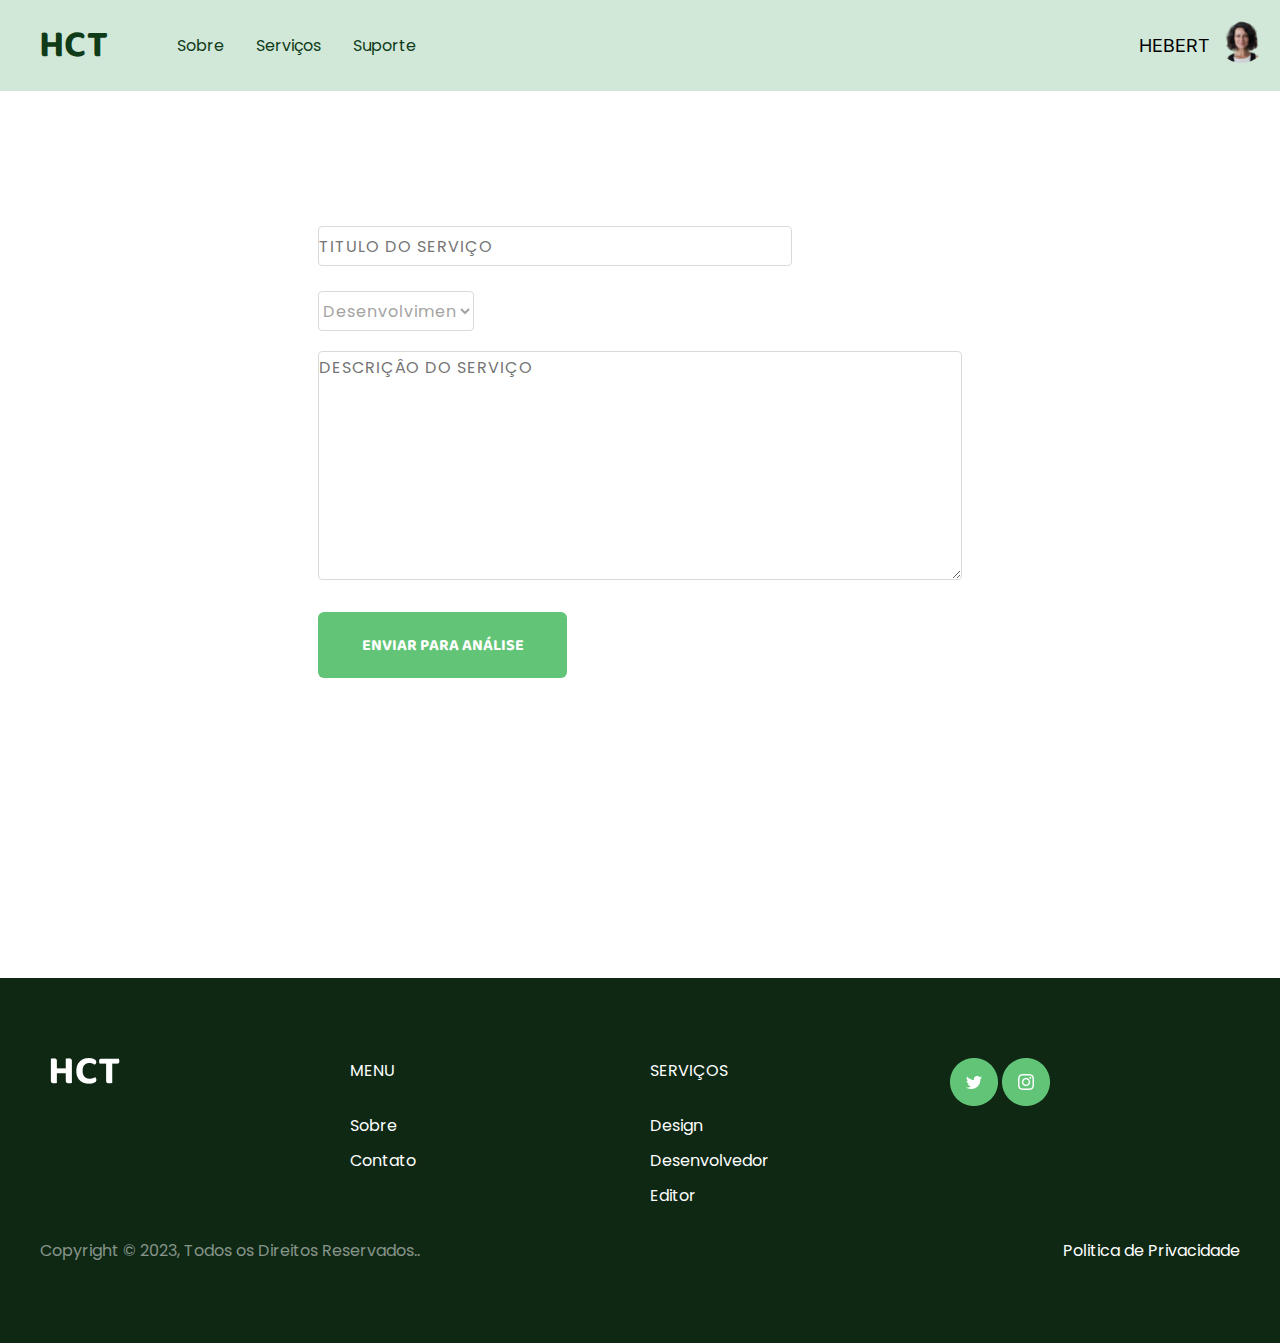
<file: Aplicação de Registro/index.html>
<!DOCTYPE html>
<html lang="pt-br">
<head>
    <meta charset="UTF-8">
    <meta name="viewport" content="width=device-width, initial-scale=1.0">
    <link rel="stylesheet" href="style.css">
    <link rel="preconnect" href="https://fonts.googleapis.com">
    <link rel="preconnect" href="https://fonts.gstatic.com" crossorigin>
    <script src="script.js" defer></script>
    <link rel="preconnect" href="https://fonts.googleapis.com">
    <link href="https://fonts.googleapis.com/css2?family=Inter&display=swap" rel="stylesheet">
    <link href="https://fonts.googleapis.com/css2?family=Baloo+2:wght@400;700&family=Poppins:wght@400;700&display=swap" rel="stylesheet">
    <title>Ajude ONGs e Ganhe Experiencia</title>
</head>
<body>
    <header>
        <div class="navbar">
    
          <div class="navbar-pc-links">
            <a class="logo" href="#">HCT</a>
            
            <div class="versao-pc-links">
              <a href="#" class="versao-pc">Sobre</a>
              <a href="#" class="versao-pc">Serviços</a>
              <a href="#" class="versao-pc">Suporte</a>
            </div>
            <div class="namebar">
              <a href="#">HEBERT</a>
              <img src="/Aplicação de Registro/imgs/31d6d03f9da8db5c2c748732f6f807eb.png" alt="Imagem de Perfil">
            </div>
          </div> 
          <div class="dropdown">
            <a href="javascript:void(0);" class="icon" onclick="myFunction()">&#9776;</a>
            <div class="dropdown-content" id="myDropdown">
              <a href="#">Sobre</a>
              <a href="#">Serviços</a>
              <a href="#">Suporte</a>
            </div>
          </div>
        </div>     
    </header>
<div id="container">  
  <form action="processar_formulario.php" method="post">
  <input type="text" placeholder="TITULO DO SERVIÇO" id="titulo" name="titulo" required><br><br>
  <select id="tipo">
    <option value="Desenvolvedor" >Desenvolvimento Web</option>
    <option value="Editor de video e Imagem" >Edição de Imagem e Video</option>
    <option value="Design" >Designer</option>
  </select>
  <textarea placeholder="DESCRIÇÂO DO SERVIÇO" id="descricao" name="descricao" required></textarea><br><br>
  <input id="botao" type="submit" value="Enviar para Análise"></form>
</div>

    <footer>

        <div class="footer-wrapper" >
          <div class="part">
              <img src="imgs/logo.png" alt="Logo">
          </div>
          <div class="part">
              <ul>
                  <li><a href="#">MENU</a></li>
                  <li><a href="#">Sobre</a></li>
                  <li><a href="#">Contato</a></li>
              </ul>
          </div>
          <div class="part">
              <ul>
                  <li><a href="#">SERVIÇOS</a></li>
                  <li><a href="#">Design</a></li>
                  <li><a href="#">Desenvolvedor</a></li>
                  <li><a href="#">Editor</a></li>
              </ul>
          </div>
          <div class="part">
              <img src="imgs/socials/twitter1.png" alt="Twitter">
              <img src="imgs/socials/instagram1.png" alt="Instagram">
          </div>
        </div>
    
        <div class="down-details">
          <p>Copyright © 2023, Todos os Direitos Reservados..</p>
          <a href="#"> Politica de Privacidade</a>
        </div>
    
    
      </footer>
    
</body>
</html>
</file>
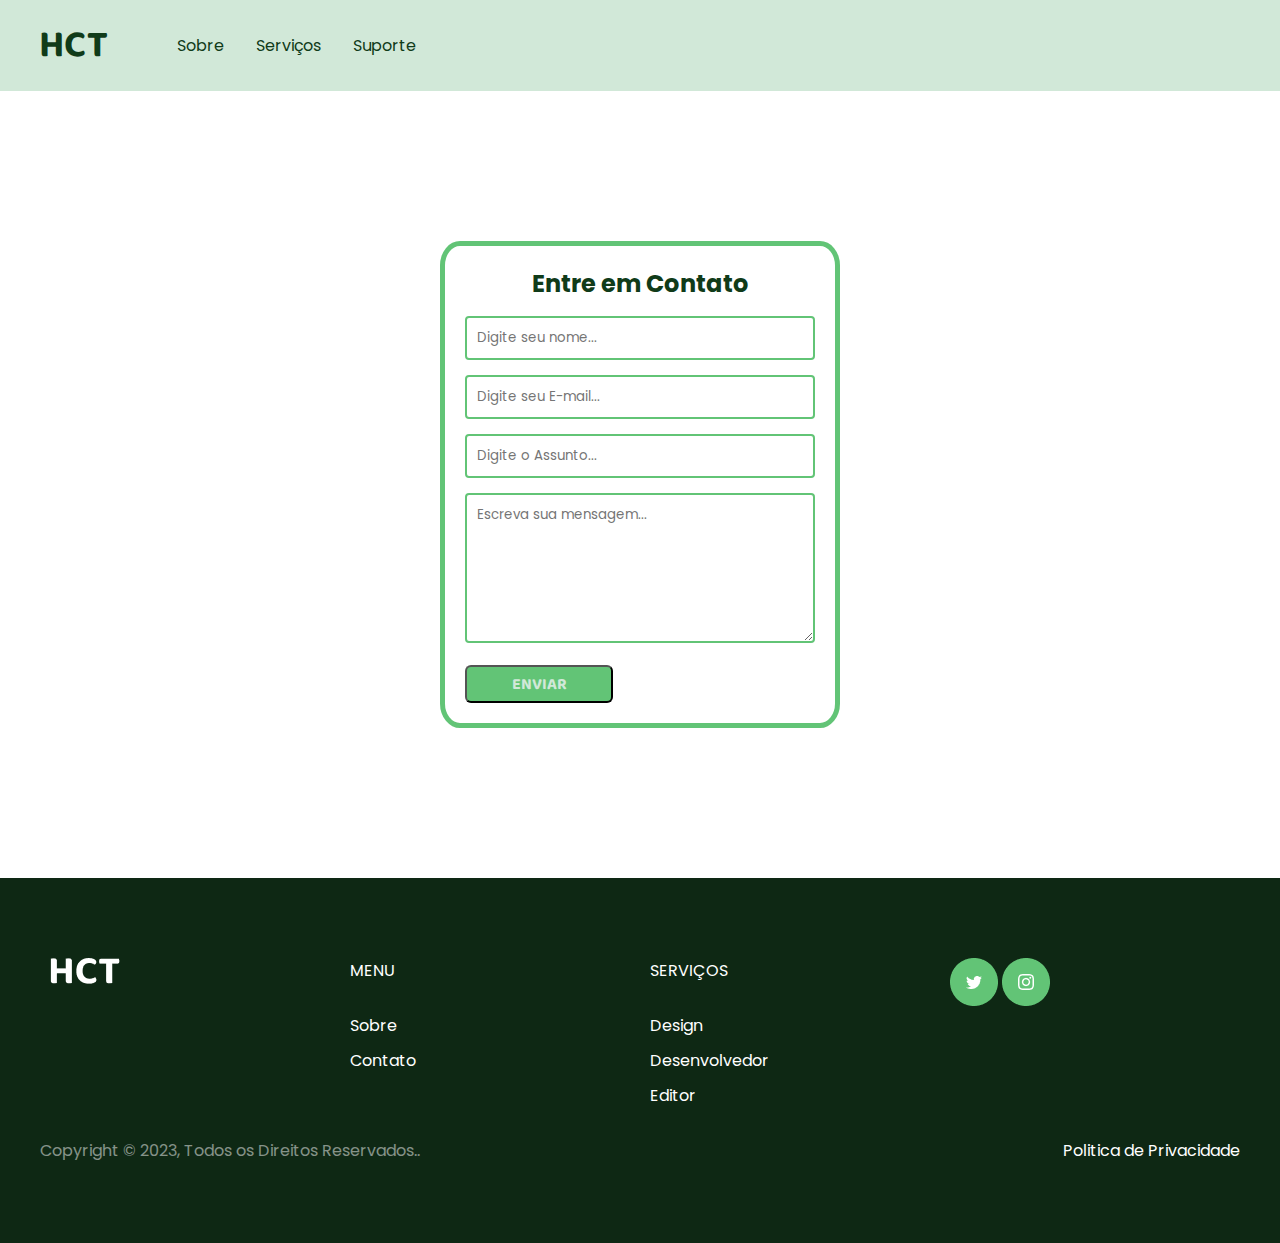
<file: Contato/index.html>
<!DOCTYPE html>
<html lang="pt-br">
<head>
    <meta charset="UTF-8">
    <meta name="viewport" content="width=device-width, initial-scale=1.0">
    <link rel="stylesheet" href="style.css">
    <link rel="preconnect" href="https://fonts.googleapis.com">
    <link rel="preconnect" href="https://fonts.gstatic.com" crossorigin>
    <script src="script.js" defer></script>
    <link href="https://fonts.googleapis.com/css2?family=Commissioner:wght@700&display=swap" rel="stylesheet">
    <link href="https://fonts.googleapis.com/css2?family=Baloo+2:wght@400;700&family=Poppins:wght@400;700&display=swap" rel="stylesheet">
    <title>Ajude ONGs e Ganhe Experiencia</title>
</head>
<body>
    <header>
        <div class="navbar">
    
          <div class="navbar-pc-links">
            <a class="logo" href="#">HCT</a>
            
            <div class="versao-pc-links">
              <a href="#" class="versao-pc">Sobre</a>
              <a href="#" class="versao-pc">Serviços</a>
              <a href="#" class="versao-pc">Suporte</a>
            </div>
          </div> 
          <div class="dropdown">
            <a href="javascript:void(0);" class="icon" onclick="myFunction()">&#9776;</a>
            <div class="dropdown-content" id="myDropdown">
              <a href="#">Sobre</a>
              <a href="#">Serviços</a>
              <a href="#">Suporte</a>
            </div>
          </div>
        </div>     
    </header>
    <div class="formulariodecontato">
      <h2>Entre em Contato</h2>
      <form action="" target="_blank" method="post">
          <input type="text" id="nome" name="nome" placeholder="Digite seu nome..." required>
  
          <input type="email" id="email" name="email" placeholder="Digite seu E-mail..." required>
          
          <input type="text" id="assunto" name="assunto" placeholder="Digite o Assunto...">
          
          <textarea id="mensagem" name="mensagem" rows="4" placeholder="Escreva sua mensagem..." required></textarea>
          
          <input type="submit" value="Enviar">
      </form>
      </div>
    <footer>

        <div class="footer-wrapper" >
          <div class="part">
              <img src="imgs/logo.png" alt="Logo">
          </div>
          <div class="part">
              <ul>
                  <li><a href="#">MENU</a></li>
                  <li><a href="#">Sobre</a></li>
                  <li><a href="#">Contato</a></li>
              </ul>
          </div>
          <div class="part">
              <ul>
                  <li><a href="#">SERVIÇOS</a></li>
                  <li><a href="#">Design</a></li>
                  <li><a href="#">Desenvolvedor</a></li>
                  <li><a href="#">Editor</a></li>
              </ul>
          </div>
          <div class="part">
              <img src="imgs/socials/twitter1.png" alt="Twitter">
              <img src="imgs/socials/instagram1.png" alt="Instagram">
          </div>
        </div>
    
        <div class="down-details">
          <p>Copyright © 2023, Todos os Direitos Reservados..</p>
          <a href="#"> Politica de Privacidade</a>
        </div>
    
    
      </footer>
    
</body>
</html>
</file>
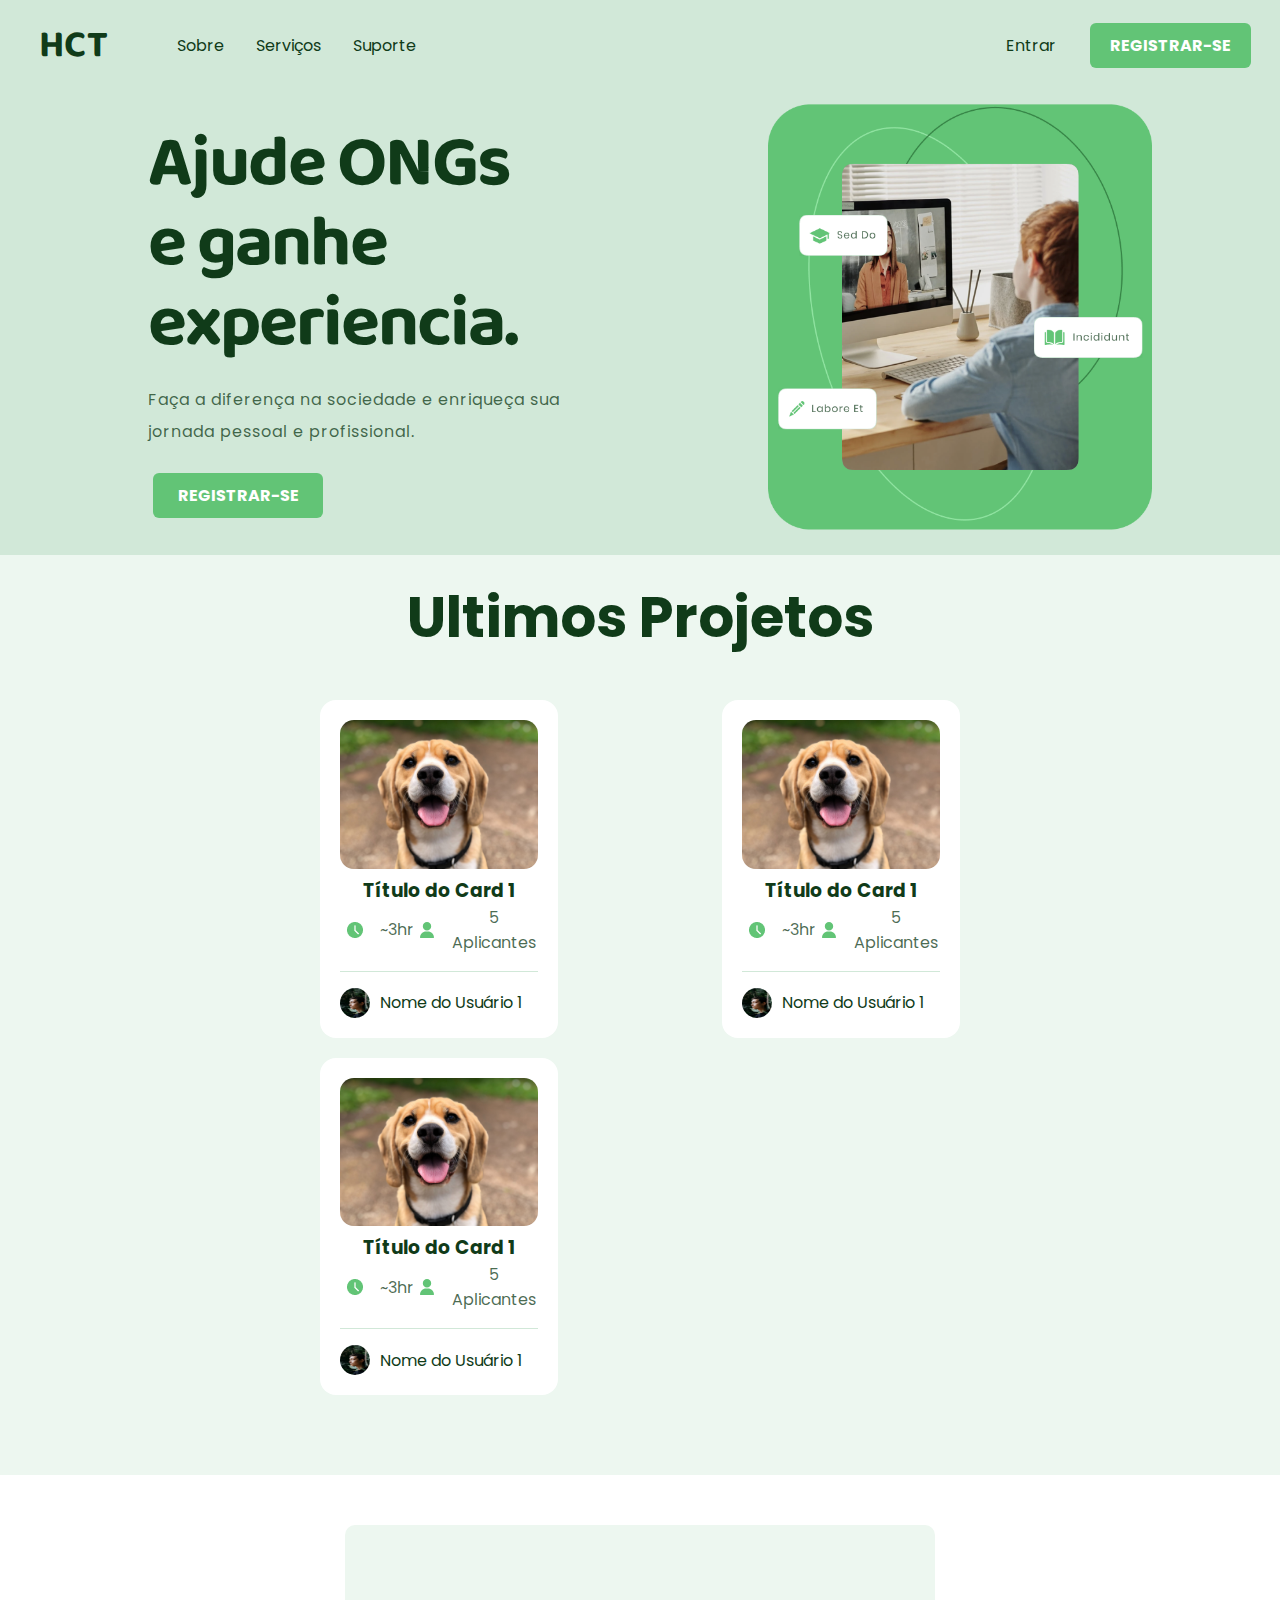
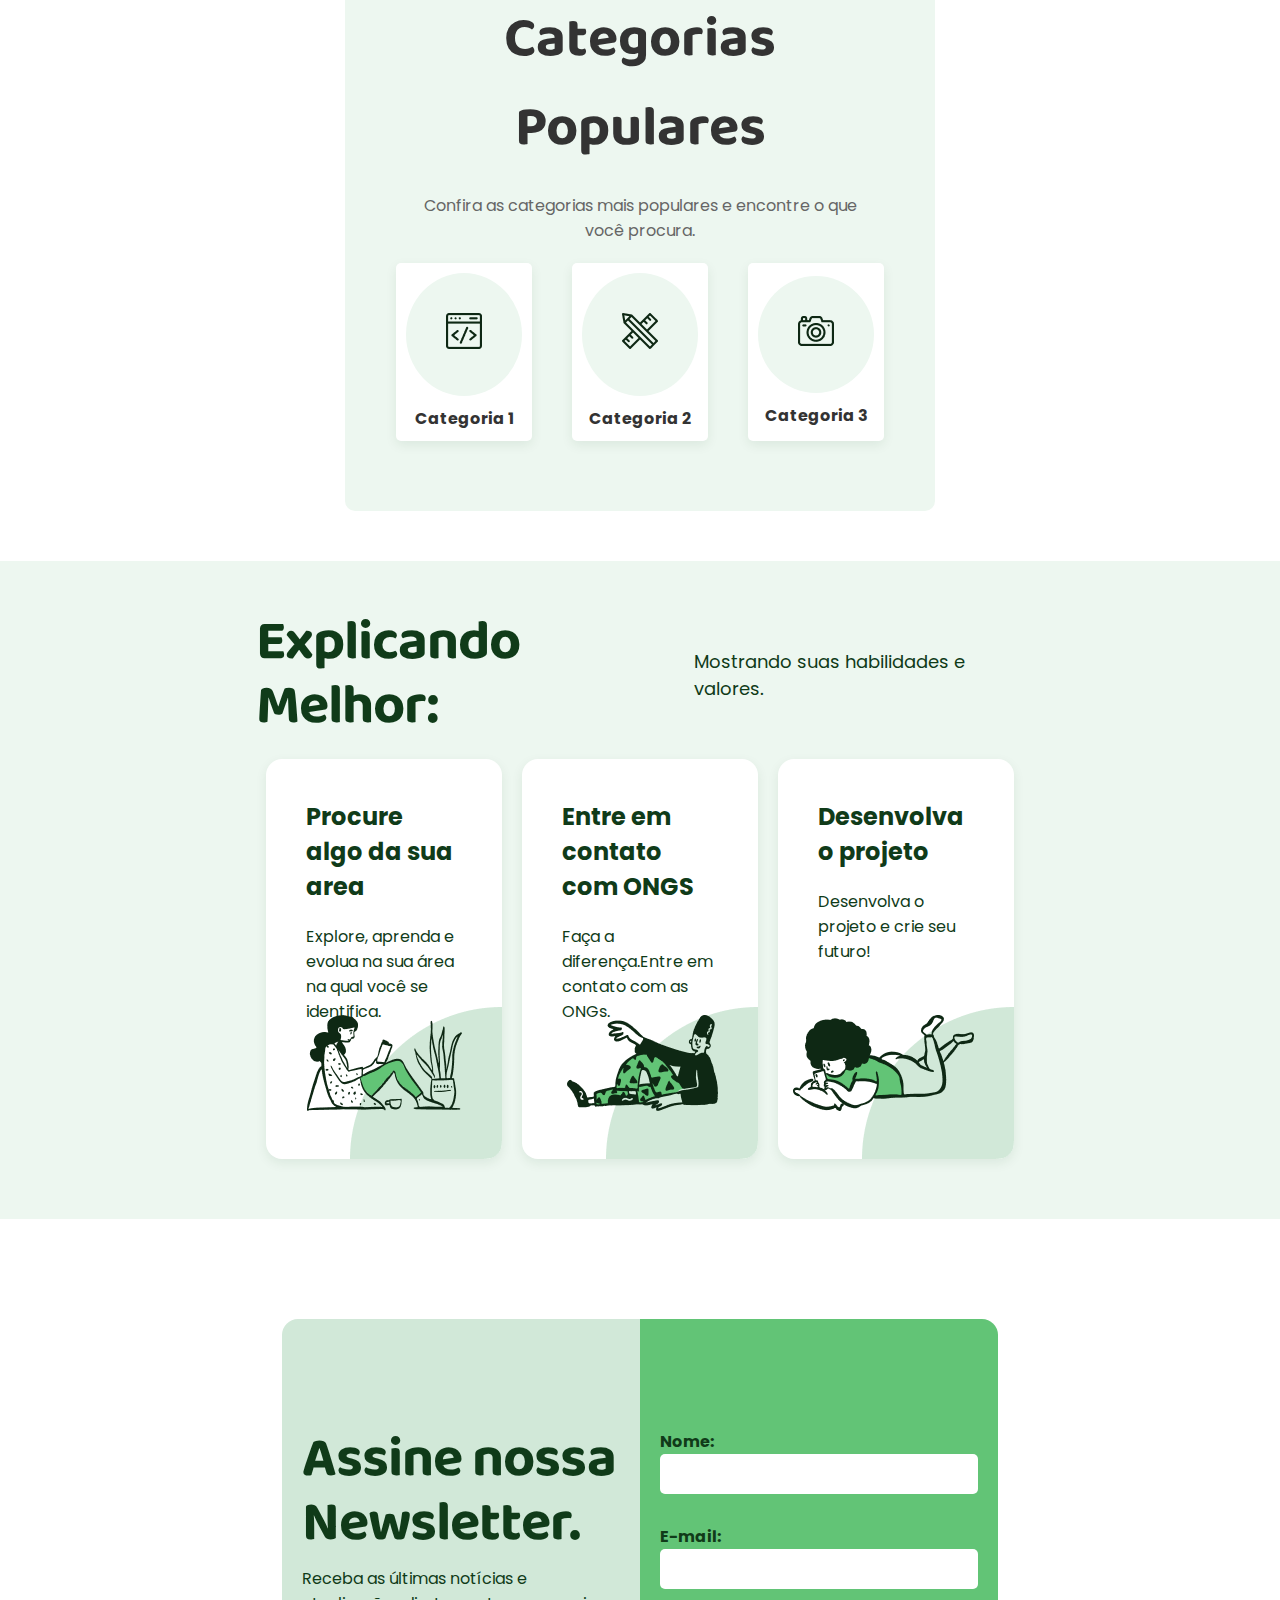
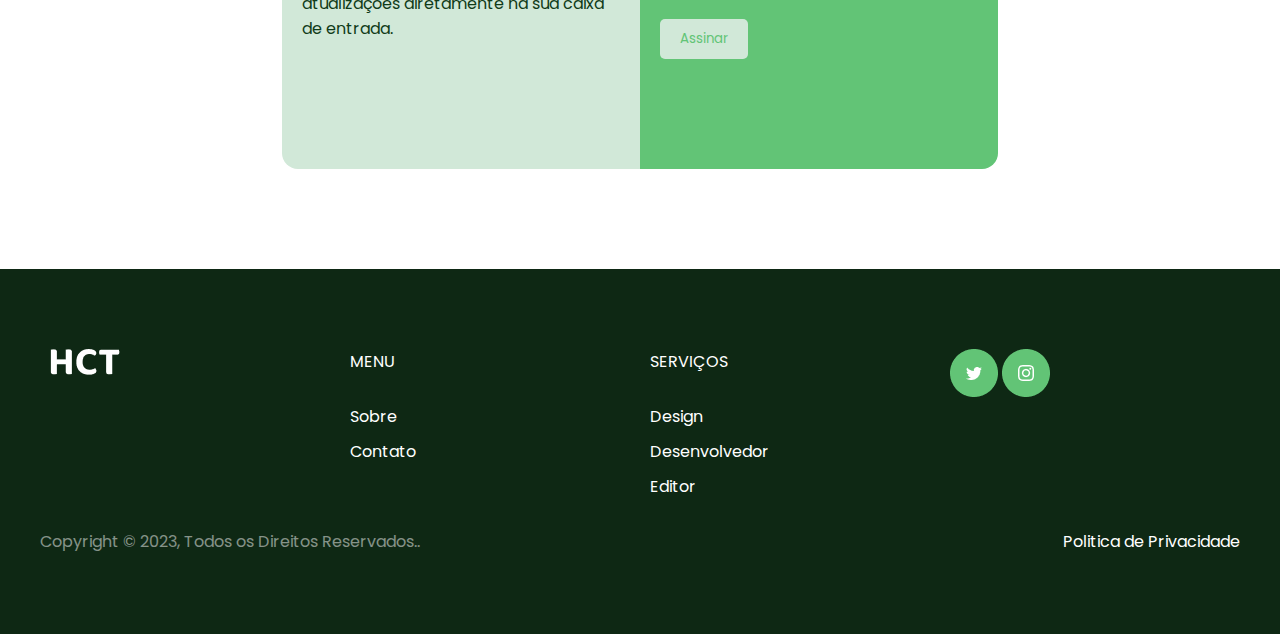
<file: Home Page/index.html>
<!DOCTYPE html>
<html lang="pt-br">
<head>
  <meta charset="UTF-8">
  <meta name="viewport" content="width=device-width, initial-scale=1.0">
  <title>Ajude ONGs e Ganhe Experiencia</title>
  <link rel="stylesheet" href="style.css">
  <link rel="preconnect" href="https://fonts.googleapis.com">
  <link rel="preconnect" href="https://fonts.gstatic.com" crossorigin>
  <link href="https://fonts.googleapis.com/css2?family=Baloo+2:wght@400;700&family=Poppins:wght@400;700&display=swap" rel="stylesheet">  <script src="script.js" defer></script>
</head>
<body>
  
  <header>
    <div class="navbar">

      <div class="navbar-pc-links">
        <a class="logo" href="./index.html">HCT</a>
        
        <div class="versao-pc-links">
          <a href="/Sobre/index.html" class="versao-pc">Sobre</a>
          <a href="/Serviços Disponíveis/index.html" class="versao-pc">Serviços</a>
          <a href="#" class="versao-pc">Suporte</a>
        </div>
      </div>
      <div class="buttons">
        <button>Entrar</button>
        <button>REGISTRAR-SE</button>
      </div>

      <div class="dropdown">
        <a href="javascript:void(0);" class="icon" onclick="myFunction()">&#9776;</a>
        <div class="dropdown-content" id="myDropdown">
          <a href="/Sobre/index.html">Sobre</a>
          <a href="/Serviços Disponíveis/index.html">Serviços</a>
          <a href="#">Suporte</a>
          <a href="/Login/index.html">Entrar</a>
          <a href="/Registro/index.html">Registrar-se</a>
        </div>
      </div>
    </div>

    <div class="header">
      <div class="text-box">
        <h1>Ajude ONGs e ganhe experiencia.</h1>
        <p>Faça a diferença na sociedade e enriqueça sua jornada pessoal e profissional.</p>
        <a href="/Registro/index.html" class="button">REGISTRAR-SE</a>
      </div>
      <div class="image">
        <img src="imgs/header-pic.png" alt="Imagem">
      </div>
    </div>
    
  </header>

  <div class="ultimos-projetos">
    <div class="ultimos-projecto-section">
      <h2>Ultimos Projetos</h2>

      <div class="cards">

        <div class="card">
          <img class="card-image" src="imgs/cachorro.jpg" alt="Imagem 1">
          <h3>Título do Card 1</h3>

          <div class="detalhes">
            <!-- Primeira parte com ícone e texto -->
            <div class="icon-text">
              <div class="icon"><img src="imgs/clock-icon.jpg" alt=""></div> <!-- Substitua "I1" pelo ícone desejado -->
              <div class="text">~3hr</div>
            </div>
            <!-- Segunda parte com ícone e texto -->
            <div class="icon-text">
              <div class="icon"><img src="imgs/user-icon.svg" alt=""></div> <!-- Substitua "I2" pelo ícone desejado -->
              <div class="text">5 Aplicantes</div>
            </div>
          </div>
          <div class="linha-divisoria"></div>
          <div class="user">
            <img class="user-image" src="imgs/user-pic.jpg" alt="Usuário 1">
            <span>Nome do Usuário 1</span>
          </div>
        </div>

        <div class="card">
          <img class="card-image" src="imgs/cachorro.jpg" alt="Imagem 1">
          <h3>Título do Card 1</h3>

          <div class="detalhes">
            <!-- Primeira parte com ícone e texto -->
            <div class="icon-text">
              <div class="icon"><img src="imgs/clock-icon.jpg" alt=""></div> <!-- Substitua "I1" pelo ícone desejado -->
              <div class="text">~3hr</div>
            </div>
            <!-- Segunda parte com ícone e texto -->
            <div class="icon-text">
              <div class="icon"><img src="imgs/user-icon.svg" alt=""></div> <!-- Substitua "I2" pelo ícone desejado -->
              <div class="text">5 Aplicantes</div>
            </div>
          </div>
          <div class="linha-divisoria"></div>
          <div class="user">
            <img class="user-image" src="imgs/user-pic.jpg" alt="Usuário 1">
            <span>Nome do Usuário 1</span>
          </div>
        </div>

        <div class="card">
          <img class="card-image" src="imgs/cachorro.jpg" alt="Imagem 1">
          <h3>Título do Card 1</h3>

          <div class="detalhes">
            <!-- Primeira parte com ícone e texto -->
            <div class="icon-text">
              <div class="icon"><img src="imgs/clock-icon.jpg" alt=""></div> <!-- Substitua "I1" pelo ícone desejado -->
              <div class="text">~3hr</div>
            </div>
            <!-- Segunda parte com ícone e texto -->
            <div class="icon-text">
              <div class="icon"><img src="imgs/user-icon.svg" alt=""></div> <!-- Substitua "I2" pelo ícone desejado -->
              <div class="text">5 Aplicantes</div>
            </div>
          </div>
          <div class="linha-divisoria"></div>
          <div class="user">
            <img class="user-image" src="imgs/user-pic.jpg" alt="Usuário 1">
            <span>Nome do Usuário 1</span>
          </div>
        </div>


      </div>
    </div>
  </div>

  <div class="categorias-populares">
    <div class="categorias-populares-wrapper">
        <h2 class="categorias-titulo">Categorias Populares</h2>
        <p class="categorias-descricao">Confira as categorias mais populares e encontre o que você procura.</p>
        <div class="categorias-cards">
            <div class="categorias-card">
                <div><img src="imgs/categorias-icones/development.png" alt="Categoria 1"></div>
                <h3 class="categorias-card-titulo">Categoria 1</h3>
            </div>
            <div class="categorias-card">
                <div><img src="imgs/categorias-icones/design.png" alt="Categoria 2"></div>
                <h3 class="categorias-card-titulo">Categoria 2</h3>
            </div>
            <div class="categorias-card">
                <div><img src="imgs/categorias-icones/video-editing.png" alt="Categoria 3"></div>
                <h3 class="categorias-card-titulo">Categoria 3</h3>
            </div>
        </div>
    </div>
  </div>

  <div id="explicando-melhor">
    <div class="titulo-descricao">
        <h1 id="explicando-melhor-titulo">Explicando Melhor:</h1>
        <p id="explicando-melhor-descricao">Mostrando suas habilidades e valores.</p>
    </div>

    <div class="explicando-melhor-cards">
        <div class="explicando-melhor-card">
            <h2>Procure algo da sua area </h2>
            <p>Explore, aprenda e evolua na sua área na qual você se identifica.</p>
            <img src="imgs/explicando-melhor-images/image_1.png" class="card-imagem">
          </div>
      
          <div class="explicando-melhor-card">
            <h2>Entre em contato com ONGS</h2>
            <p>Faça a diferença.Entre em contato com as ONGs.</p>
            <img src="imgs/explicando-melhor-images/image_2.png" class="card-imagem">
          </div>
      
          <div class="explicando-melhor-card">
            <h2>Desenvolva o projeto</h2>
            <p>Desenvolva o projeto e crie seu futuro!</p>
            <img src="imgs/explicando-melhor-images/image_3.png" class="card-imagem">
          </div>
    </div>
  </div>

  <div class="newsletter-section">
    <div class="newsletter-head">
      <div class="section-heading">Assine nossa Newsletter.</div>
      <div class="section-description">Receba as últimas notícias e atualizações diretamente na sua caixa de entrada.</div>
    </div>
    <div class="subscription-form">
      <form action="" method="post">
        <div class="form-group">
          <label for="nome">Nome:</label>
          <input type="text" id="nome" name="nome" required>
        </div>
        <div class="form-group">
          <label for="email">E-mail:</label>
          <input type="email" id="email" name="email" required>
        </div>

        <div style="width: 100%; text-align: left;">
          <button type="submit" class="subscribe-button">Assinar</button>
        </div>
      </form>
    </div>
  </div>

  <footer>

    <div class="footer-wrapper" >
      <div class="part">
          <img src="imgs/logo.png" alt="Logo">
      </div>
      <div class="part">
          <ul>
              <li><a href="/Home Page/index.html">MENU</a></li>
              <li><a href="/Sobre/index.html">Sobre</a></li>
              <li><a href="#">Contato</a></li>
          </ul>
      </div>
      <div class="part">
          <ul>
              <li><a href="/Serviços Disponíveis/index.html">SERVIÇOS</a></li>
              <li><a href="#">Design</a></li>
              <li><a href="#">Desenvolvedor</a></li>
              <li><a href="#">Editor</a></li>
          </ul>
      </div>
      <div class="part">
          <img src="imgs/socials/twitter1.png" alt="Twitter">
          <img src="imgs/socials/instagram1.png" alt="Instagram">
      </div>
    </div>

    <div class="down-details">
      <p>Copyright © 2023, Todos os Direitos Reservados..</p>
      <a href="/Politica Privacidade e Termos de Uso/index.html"> Politica de Privacidade</a>
    </div>


  </footer>

</body>
</html>
</file>
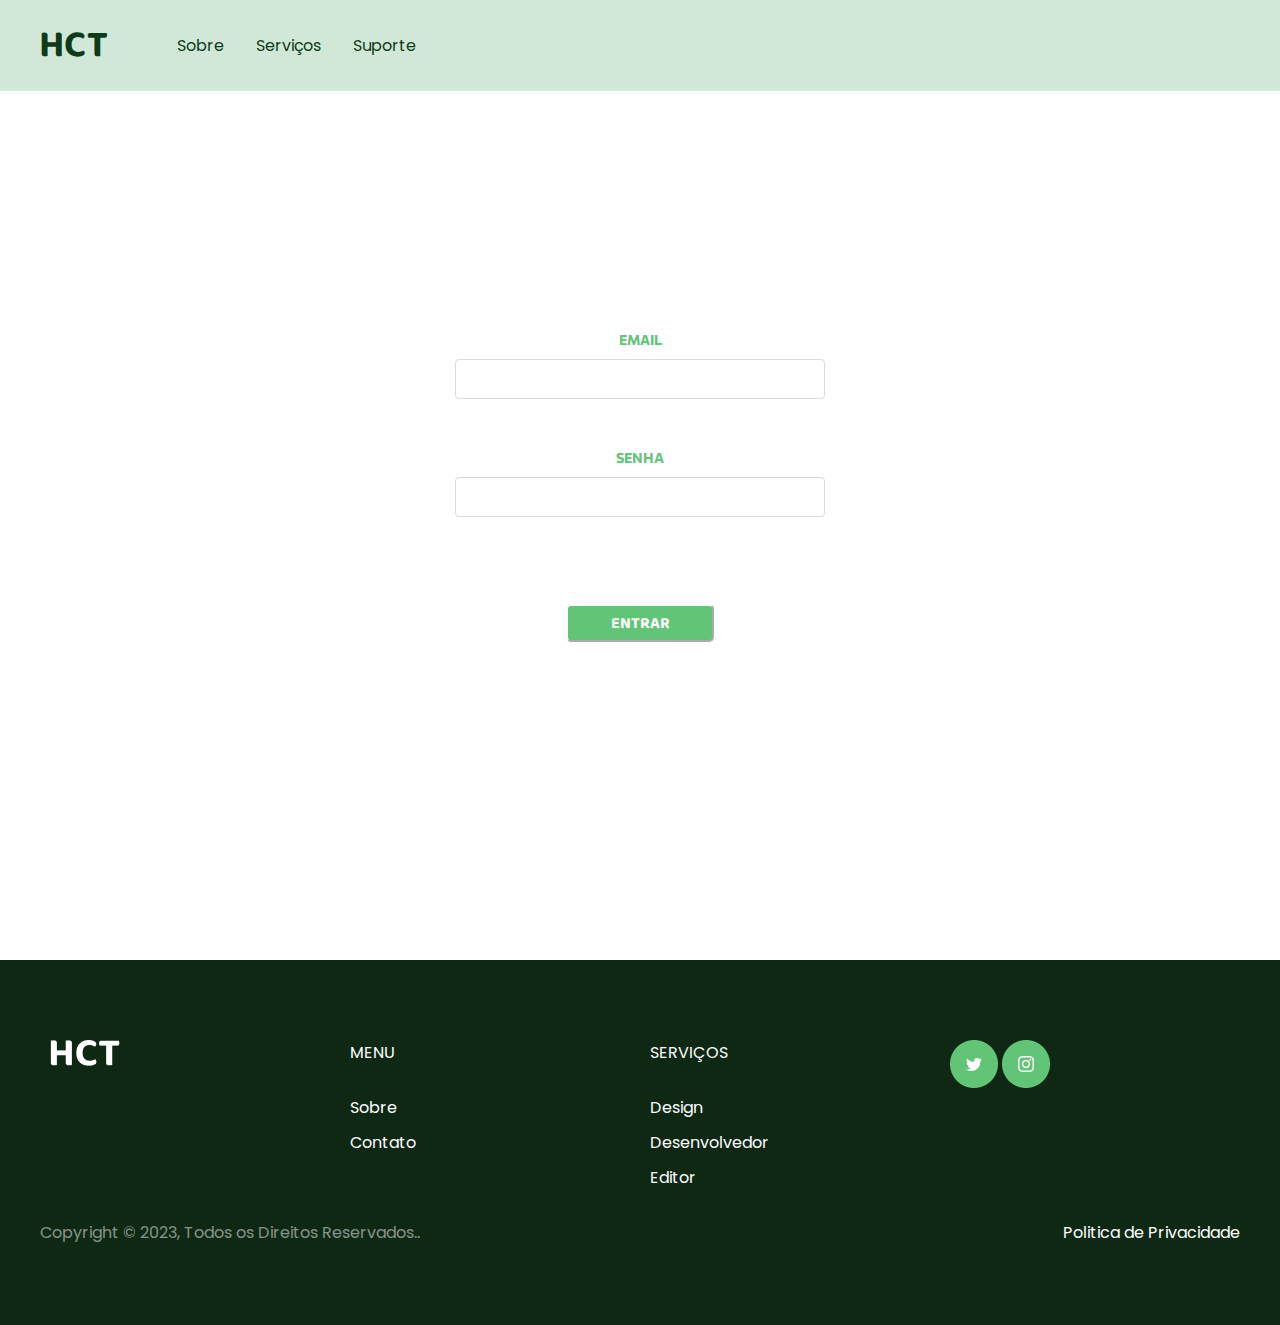
<file: Login/index.html>
<!DOCTYPE html>
<html lang="pt-br">
<head>
    <meta charset="UTF-8">
    <meta name="viewport" content="width=device-width, initial-scale=1.0">
    <link rel="stylesheet" href="style.css">
    <link rel="preconnect" href="https://fonts.googleapis.com">
    <link rel="preconnect" href="https://fonts.gstatic.com" crossorigin>
    <script src="script.js" defer></script>
    <link href="https://fonts.googleapis.com/css2?family=Commissioner:wght@700&display=swap" rel="stylesheet">
    <link href="https://fonts.googleapis.com/css2?family=Baloo+2:wght@400;700&family=Poppins:wght@400;700&display=swap" rel="stylesheet">
    <title>Ajude ONGs e Ganhe Experiencia</title>
</head>
<body>
    <header>
        <div class="navbar">
    
          <div class="navbar-pc-links">
            <a class="logo" href="#">HCT</a>
            
            <div class="versao-pc-links">
              <a href="#" class="versao-pc">Sobre</a>
              <a href="#" class="versao-pc">Serviços</a>
              <a href="#" class="versao-pc">Suporte</a>
            </div>
          </div> 
          <div class="dropdown">
            <a href="javascript:void(0);" class="icon" onclick="myFunction()">&#9776;</a>
            <div class="dropdown-content" id="myDropdown">
              <a href="#">Sobre</a>
              <a href="#">Serviços</a>
              <a href="#">Suporte</a>
            </div>
          </div>
        </div>     
    </header>
    <div>
      <form class="login" action="processar_login.php" method="post">
        <label id="labeltop" for="email">Email</label>
        <input class="caixa" type="email" id="email" name="email" required><br><br>

        <label class="label" for="senha">Senha</label>
        <input class="caixa" type="password" id="senha" name="senha" required><br><br>

        <input id="botao" type="submit" value="Entrar">
      </form>
    </div>
    <footer>

        <div class="footer-wrapper" >
          <div class="part">
              <img src="imgs/logo.png" alt="Logo">
          </div>
          <div class="part">
              <ul>
                  <li><a href="#">MENU</a></li>
                  <li><a href="#">Sobre</a></li>
                  <li><a href="#">Contato</a></li>
              </ul>
          </div>
          <div class="part">
              <ul>
                  <li><a href="#">SERVIÇOS</a></li>
                  <li><a href="#">Design</a></li>
                  <li><a href="#">Desenvolvedor</a></li>
                  <li><a href="#">Editor</a></li>
              </ul>
          </div>
          <div class="part">
              <img src="imgs/socials/twitter1.png" alt="Twitter">
              <img src="imgs/socials/instagram1.png" alt="Instagram">
          </div>
        </div>
    
        <div class="down-details">
          <p>Copyright © 2023, Todos os Direitos Reservados..</p>
          <a href="#"> Politica de Privacidade</a>
        </div>
    
    
      </footer>
    
</body>
</html>
</file>
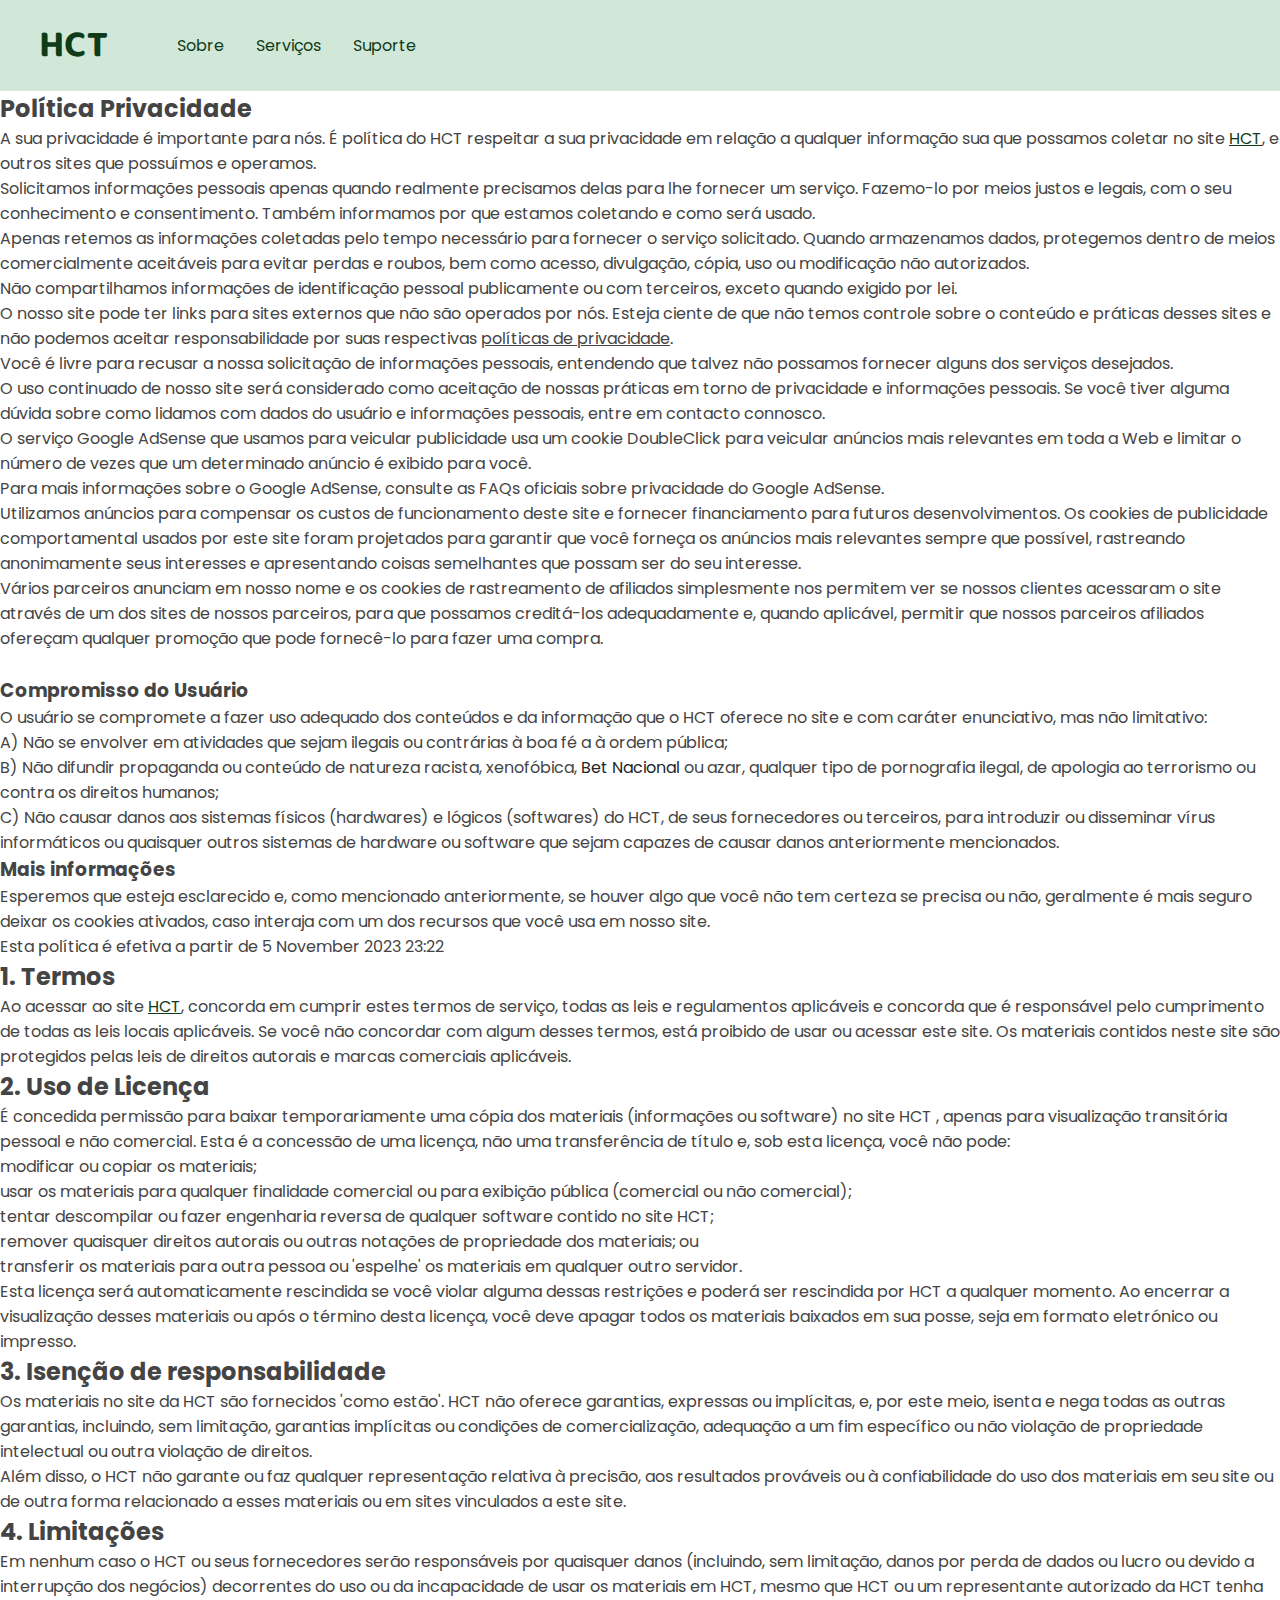
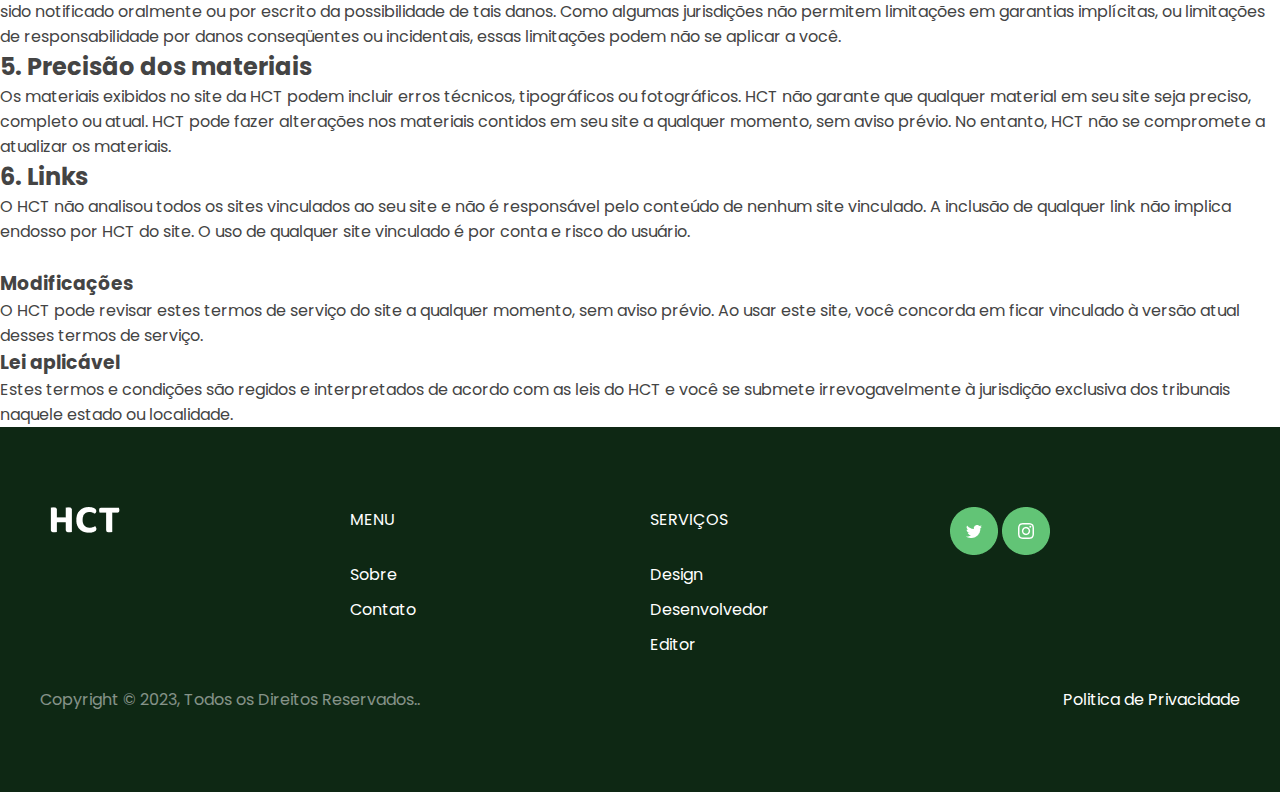
<file: Politica Privacidade e Termos de Uso/index.html>
<!DOCTYPE html>
<html lang="pt-br">
<head>
    <meta charset="UTF-8">
    <meta name="viewport" content="width=device-width, initial-scale=1.0">
    <link rel="stylesheet" href="style.css">
    <link rel="preconnect" href="https://fonts.googleapis.com">
    <link rel="preconnect" href="https://fonts.gstatic.com" crossorigin>
    <script src="script.js" defer></script>
    <link href="https://fonts.googleapis.com/css2?family=Commissioner:wght@700&display=swap" rel="stylesheet">
    <link href="https://fonts.googleapis.com/css2?family=Baloo+2:wght@400;700&family=Poppins:wght@400;700&display=swap" rel="stylesheet">
    <title>Ajude ONGs e Ganhe Experiencia</title>
</head>
<body>
    <header>
        <div class="navbar">
    
          <div class="navbar-pc-links">
            <a class="logo" href="#">HCT</a>
            
            <div class="versao-pc-links">
              <a href="#" class="versao-pc">Sobre</a>
              <a href="#" class="versao-pc">Serviços</a>
              <a href="#" class="versao-pc">Suporte</a>
            </div>
          </div> 
          <div class="dropdown">
            <a href="javascript:void(0);" class="icon" onclick="myFunction()">&#9776;</a>
            <div class="dropdown-content" id="myDropdown">
              <a href="#">Sobre</a>
              <a href="#">Serviços</a>
              <a href="#">Suporte</a>
            </div>
          </div>
        </div>     
    </header>
    <div>
        <h2><span style="color: rgb(68, 68, 68);">Política Privacidade</span></h2><p><span style="color: rgb(68, 68, 68);">A sua privacidade é importante para nós. É política do HCT respeitar a sua privacidade em relação a qualquer informação sua que possamos coletar no site <a href="hct.com.br">HCT</a>, e outros sites que possuímos e operamos.</span></p><p><span style="color: rgb(68, 68, 68);">Solicitamos informações pessoais apenas quando realmente precisamos delas para lhe fornecer um serviço. Fazemo-lo por meios justos e legais, com o seu conhecimento e consentimento. Também informamos por que estamos coletando e como será usado.</span></p><p><span style="color: rgb(68, 68, 68);">Apenas retemos as informações coletadas pelo tempo necessário para fornecer o serviço solicitado. Quando armazenamos dados, protegemos dentro de meios comercialmente aceitáveis ​​para evitar perdas e roubos, bem como acesso, divulgação, cópia, uso ou modificação não autorizados.</span></p><p><span style="color: rgb(68, 68, 68);">Não compartilhamos informações de identificação pessoal publicamente ou com terceiros, exceto quando exigido por lei.</span></p><p><span style="color: rgb(68, 68, 68);">O nosso site pode ter links para sites externos que não são operados por nós. Esteja ciente de que não temos controle sobre o conteúdo e práticas desses sites e não podemos aceitar responsabilidade por suas respectivas&nbsp;</span><a href="https://politicaprivacidade.com/" rel="noopener noreferrer" target="_blank" style="background-color: transparent; color: rgb(68, 68, 68);">políticas de privacidade</a><span style="color: rgb(68, 68, 68);">.</span></p><p><span style="color: rgb(68, 68, 68);">Você é livre para recusar a nossa solicitação de informações pessoais, entendendo que talvez não possamos fornecer alguns dos serviços desejados.</span></p><p><span style="color: rgb(68, 68, 68);">O uso continuado de nosso site será considerado como aceitação de nossas práticas em torno de privacidade e informações pessoais. Se você tiver alguma dúvida sobre como lidamos com dados do usuário e informações pessoais, entre em contacto connosco.</span></p><p><span style="color: rgb(68, 68, 68);"><ul><li><span style="color: rgb(68, 68, 68);">O serviço Google AdSense que usamos para veicular publicidade usa um cookie DoubleClick para veicular anúncios mais relevantes em toda a Web e limitar o número de vezes que um determinado anúncio é exibido para você.</span></li><li><span style="color: rgb(68, 68, 68);">Para mais informações sobre o Google AdSense, consulte as FAQs oficiais sobre privacidade do Google AdSense.</span></li><li><span style="color: rgb(68, 68, 68);">Utilizamos anúncios para compensar os custos de funcionamento deste site e fornecer financiamento para futuros desenvolvimentos. Os cookies de publicidade comportamental usados ​​por este site foram projetados para garantir que você forneça os anúncios mais relevantes sempre que possível, rastreando anonimamente seus interesses e apresentando coisas semelhantes que possam ser do seu interesse.</span></li><li><span style="color: rgb(68, 68, 68);">Vários parceiros anunciam em nosso nome e os cookies de rastreamento de afiliados simplesmente nos permitem ver se nossos clientes acessaram o site através de um dos sites de nossos parceiros, para que possamos creditá-los adequadamente e, quando aplicável, permitir que nossos parceiros afiliados ofereçam qualquer promoção que pode fornecê-lo para fazer uma compra.</span></li></ul><p><br></p></span></p><h3><span style="color: rgb(68, 68, 68);">Compromisso do Usuário</span></h3><p><span style="color: rgb(68, 68, 68);">O usuário se compromete a fazer uso adequado dos conteúdos e da informação que o HCT oferece no site e com caráter enunciativo, mas não limitativo:</span></p><ul><li><span style="color: rgb(68, 68, 68);">A) Não se envolver em atividades que sejam ilegais ou contrárias à boa fé a à ordem pública;</span></li><li><span style="color: rgb(68, 68, 68);">B) Não difundir propaganda ou conteúdo de natureza racista, xenofóbica, </span><span style="color: rgb(33, 37, 41);"><a href='https://betnacionalbrasil.br.com' style='color:inherit !important; text-decoration: none !important; font-size: inherit !important;'>Bet Nacional</a></span><span style="color: rgb(68, 68, 68);"> ou azar, qualquer tipo de pornografia ilegal, de apologia ao terrorismo ou contra os direitos humanos;</span></li><li><span style="color: rgb(68, 68, 68);">C) Não causar danos aos sistemas físicos (hardwares) e lógicos (softwares) do HCT, de seus fornecedores ou terceiros, para introduzir ou disseminar vírus informáticos ou quaisquer outros sistemas de hardware ou software que sejam capazes de causar danos anteriormente mencionados.</span></li></ul><h3><span style="color: rgb(68, 68, 68);">Mais informações</span></h3><p><span style="color: rgb(68, 68, 68);">Esperemos que esteja esclarecido e, como mencionado anteriormente, se houver algo que você não tem certeza se precisa ou não, geralmente é mais seguro deixar os cookies ativados, caso interaja com um dos recursos que você usa em nosso site.</span></p><p><span style="color: rgb(68, 68, 68);">Esta política é efetiva a partir de&nbsp;5 November 2023 23:22</span></p>
    </div>
    <div>
        <h2><span style="color: rgb(68, 68, 68);">1. Termos</span></h2><p><span style="color: rgb(68, 68, 68);">Ao acessar ao site <a href="hct.com.br">HCT</a>, concorda em cumprir estes termos de serviço, todas as leis e regulamentos aplicáveis ​​e concorda que é responsável pelo cumprimento de todas as leis locais aplicáveis. Se você não concordar com algum desses termos, está proibido de usar ou acessar este site. Os materiais contidos neste site são protegidos pelas leis de direitos autorais e marcas comerciais aplicáveis.</span></p><h2><span style="color: rgb(68, 68, 68);">2. Uso de Licença</span></h2><p><span style="color: rgb(68, 68, 68);">É concedida permissão para baixar temporariamente uma cópia dos materiais (informações ou software) no site HCT , apenas para visualização transitória pessoal e não comercial. Esta é a concessão de uma licença, não uma transferência de título e, sob esta licença, você não pode:&nbsp;</span></p><ol><li><span style="color: rgb(68, 68, 68);">modificar ou copiar os materiais;&nbsp;</span></li><li><span style="color: rgb(68, 68, 68);">usar os materiais para qualquer finalidade comercial ou para exibição pública (comercial ou não comercial);&nbsp;</span></li><li><span style="color: rgb(68, 68, 68);">tentar descompilar ou fazer engenharia reversa de qualquer software contido no site HCT;&nbsp;</span></li><li><span style="color: rgb(68, 68, 68);">remover quaisquer direitos autorais ou outras notações de propriedade dos materiais; ou&nbsp;</span></li><li><span style="color: rgb(68, 68, 68);">transferir os materiais para outra pessoa ou 'espelhe' os materiais em qualquer outro servidor.</span></li></ol><p><span style="color: rgb(68, 68, 68);">Esta licença será automaticamente rescindida se você violar alguma dessas restrições e poderá ser rescindida por HCT a qualquer momento. Ao encerrar a visualização desses materiais ou após o término desta licença, você deve apagar todos os materiais baixados em sua posse, seja em formato eletrónico ou impresso.</span></p><h2><span style="color: rgb(68, 68, 68);">3. Isenção de responsabilidade</span></h2><ol><li><span style="color: rgb(68, 68, 68);">Os materiais no site da HCT são fornecidos 'como estão'. HCT não oferece garantias, expressas ou implícitas, e, por este meio, isenta e nega todas as outras garantias, incluindo, sem limitação, garantias implícitas ou condições de comercialização, adequação a um fim específico ou não violação de propriedade intelectual ou outra violação de direitos.</span></li><li><span style="color: rgb(68, 68, 68);">Além disso, o HCT não garante ou faz qualquer representação relativa à precisão, aos resultados prováveis ​​ou à confiabilidade do uso dos materiais em seu site ou de outra forma relacionado a esses materiais ou em sites vinculados a este site.</span></li></ol><h2><span style="color: rgb(68, 68, 68);">4. Limitações</span></h2><p><span style="color: rgb(68, 68, 68);">Em nenhum caso o HCT ou seus fornecedores serão responsáveis ​​por quaisquer danos (incluindo, sem limitação, danos por perda de dados ou lucro ou devido a interrupção dos negócios) decorrentes do uso ou da incapacidade de usar os materiais em HCT, mesmo que HCT ou um representante autorizado da HCT tenha sido notificado oralmente ou por escrito da possibilidade de tais danos. Como algumas jurisdições não permitem limitações em garantias implícitas, ou limitações de responsabilidade por danos conseqüentes ou incidentais, essas limitações podem não se aplicar a você.</span></p><h2><span style="color: rgb(68, 68, 68);">5. Precisão dos materiais</span></h2><p><span style="color: rgb(68, 68, 68);">Os materiais exibidos no site da HCT podem incluir erros técnicos, tipográficos ou fotográficos. HCT não garante que qualquer material em seu site seja preciso, completo ou atual. HCT pode fazer alterações nos materiais contidos em seu site a qualquer momento, sem aviso prévio. No entanto, HCT não se compromete a atualizar os materiais.</span></p><h2><span style="color: rgb(68, 68, 68);">6. Links</span></h2><p><span style="color: rgb(68, 68, 68);">O HCT não analisou todos os sites vinculados ao seu site e não é responsável pelo conteúdo de nenhum site vinculado. A inclusão de qualquer link não implica endosso por HCT do site. O uso de qualquer site vinculado é por conta e risco do usuário.</span></p><p><br></p><h3><span style="color: rgb(68, 68, 68);">Modificações</span></h3><p><span style="color: rgb(68, 68, 68);">O HCT pode revisar estes termos de serviço do site a qualquer momento, sem aviso prévio. Ao usar este site, você concorda em ficar vinculado à versão atual desses termos de serviço.</span></p><h3><span style="color: rgb(68, 68, 68);">Lei aplicável</span></h3><p><span style="color: rgb(68, 68, 68);">Estes termos e condições são regidos e interpretados de acordo com as leis do HCT e você se submete irrevogavelmente à jurisdição exclusiva dos tribunais naquele estado ou localidade.</span></p>
    </div>
    <footer>

        <div class="footer-wrapper" >
          <div class="part">
              <img src="imgs/logo.png" alt="Logo">
          </div>
          <div class="part">
              <ul>
                  <li><a href="#">MENU</a></li>
                  <li><a href="#">Sobre</a></li>
                  <li><a href="#">Contato</a></li>
              </ul>
          </div>
          <div class="part">
              <ul>
                  <li><a href="#">SERVIÇOS</a></li>
                  <li><a href="#">Design</a></li>
                  <li><a href="#">Desenvolvedor</a></li>
                  <li><a href="#">Editor</a></li>
              </ul>
          </div>
          <div class="part">
              <img src="imgs/socials/twitter1.png" alt="Twitter">
              <img src="imgs/socials/instagram1.png" alt="Instagram">
          </div>
        </div>
    
        <div class="down-details">
          <p>Copyright © 2023, Todos os Direitos Reservados..</p>
          <a href="#"> Politica de Privacidade</a>
        </div>
    
    
      </footer>
    
</body>
</html>
</file>
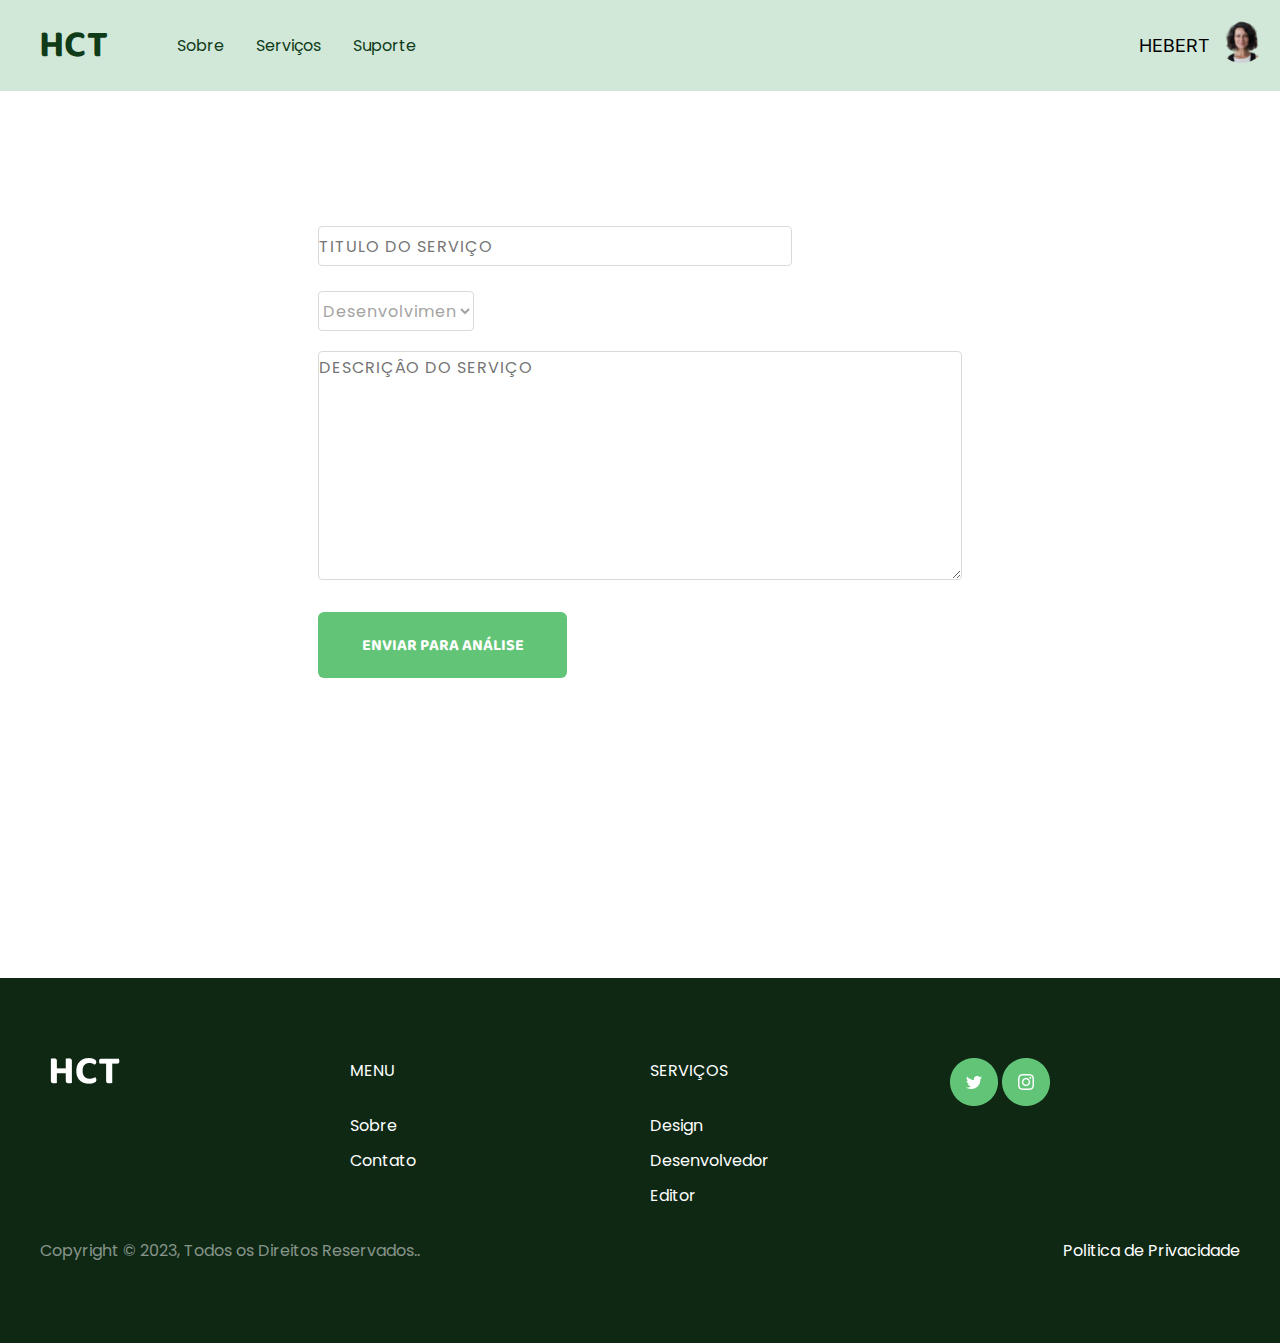
<file: Registro de Projeto/index.html>
<!DOCTYPE html>
<html lang="pt-br">
<head>
    <meta charset="UTF-8">
    <meta name="viewport" content="width=device-width, initial-scale=1.0">
    <link rel="stylesheet" href="style.css">
    <link rel="preconnect" href="https://fonts.googleapis.com">
    <link rel="preconnect" href="https://fonts.gstatic.com" crossorigin>
    <script src="script.js" defer></script>
    <link rel="preconnect" href="https://fonts.googleapis.com">
    <link href="https://fonts.googleapis.com/css2?family=Inter&display=swap" rel="stylesheet">
    <link href="https://fonts.googleapis.com/css2?family=Baloo+2:wght@400;700&family=Poppins:wght@400;700&display=swap" rel="stylesheet">
    <title>Ajude ONGs e Ganhe Experiencia</title>
</head>
<body>
    <header>
        <div class="navbar">
    
          <div class="navbar-pc-links">
            <a class="logo" href="#">HCT</a>
            
            <div class="versao-pc-links">
              <a href="#" class="versao-pc">Sobre</a>
              <a href="#" class="versao-pc">Serviços</a>
              <a href="#" class="versao-pc">Suporte</a>
            </div>
            <div class="namebar">
              <a href="#">HEBERT</a>
              <img src="./imgs/31d6d03f9da8db5c2c748732f6f807eb.png" alt="Imagem de Perfil">
            </div>
          </div> 
          <div class="dropdown">
            <a href="javascript:void(0);" class="icon" onclick="myFunction()">&#9776;</a>
            <div class="dropdown-content" id="myDropdown">
              <a href="#">Sobre</a>
              <a href="#">Serviços</a>
              <a href="#">Suporte</a>
            </div>
          </div>
        </div>     
    </header>
<div id="container">  
  <form action="processar_formulario.php" method="post">
  <input type="text" placeholder="TITULO DO SERVIÇO" id="titulo" name="titulo" required><br><br>
  <select id="tipo">
    <option value="Desenvolvedor" >Desenvolvimento Web</option>
    <option value="Editor de video e Imagem" >Edição de Imagem e Video</option>
    <option value="Design" >Designer</option>
  </select>
  <textarea placeholder="DESCRIÇÂO DO SERVIÇO" id="descricao" name="descricao" required></textarea><br><br>
  <input id="botao" type="submit" value="Enviar para Análise"></form>
</div>

    <footer>

        <div class="footer-wrapper" >
          <div class="part">
              <img src="imgs/logo.png" alt="Logo">
          </div>
          <div class="part">
              <ul>
                  <li><a href="#">MENU</a></li>
                  <li><a href="#">Sobre</a></li>
                  <li><a href="#">Contato</a></li>
              </ul>
          </div>
          <div class="part">
              <ul>
                  <li><a href="#">SERVIÇOS</a></li>
                  <li><a href="#">Design</a></li>
                  <li><a href="#">Desenvolvedor</a></li>
                  <li><a href="#">Editor</a></li>
              </ul>
          </div>
          <div class="part">
              <img src="imgs/socials/twitter1.png" alt="Twitter">
              <img src="imgs/socials/instagram1.png" alt="Instagram">
          </div>
        </div>
    
        <div class="down-details">
          <p>Copyright © 2023, Todos os Direitos Reservados..</p>
          <a href="#"> Politica de Privacidade</a>
        </div>
    
    
      </footer>
    
</body>
</html>
</file>
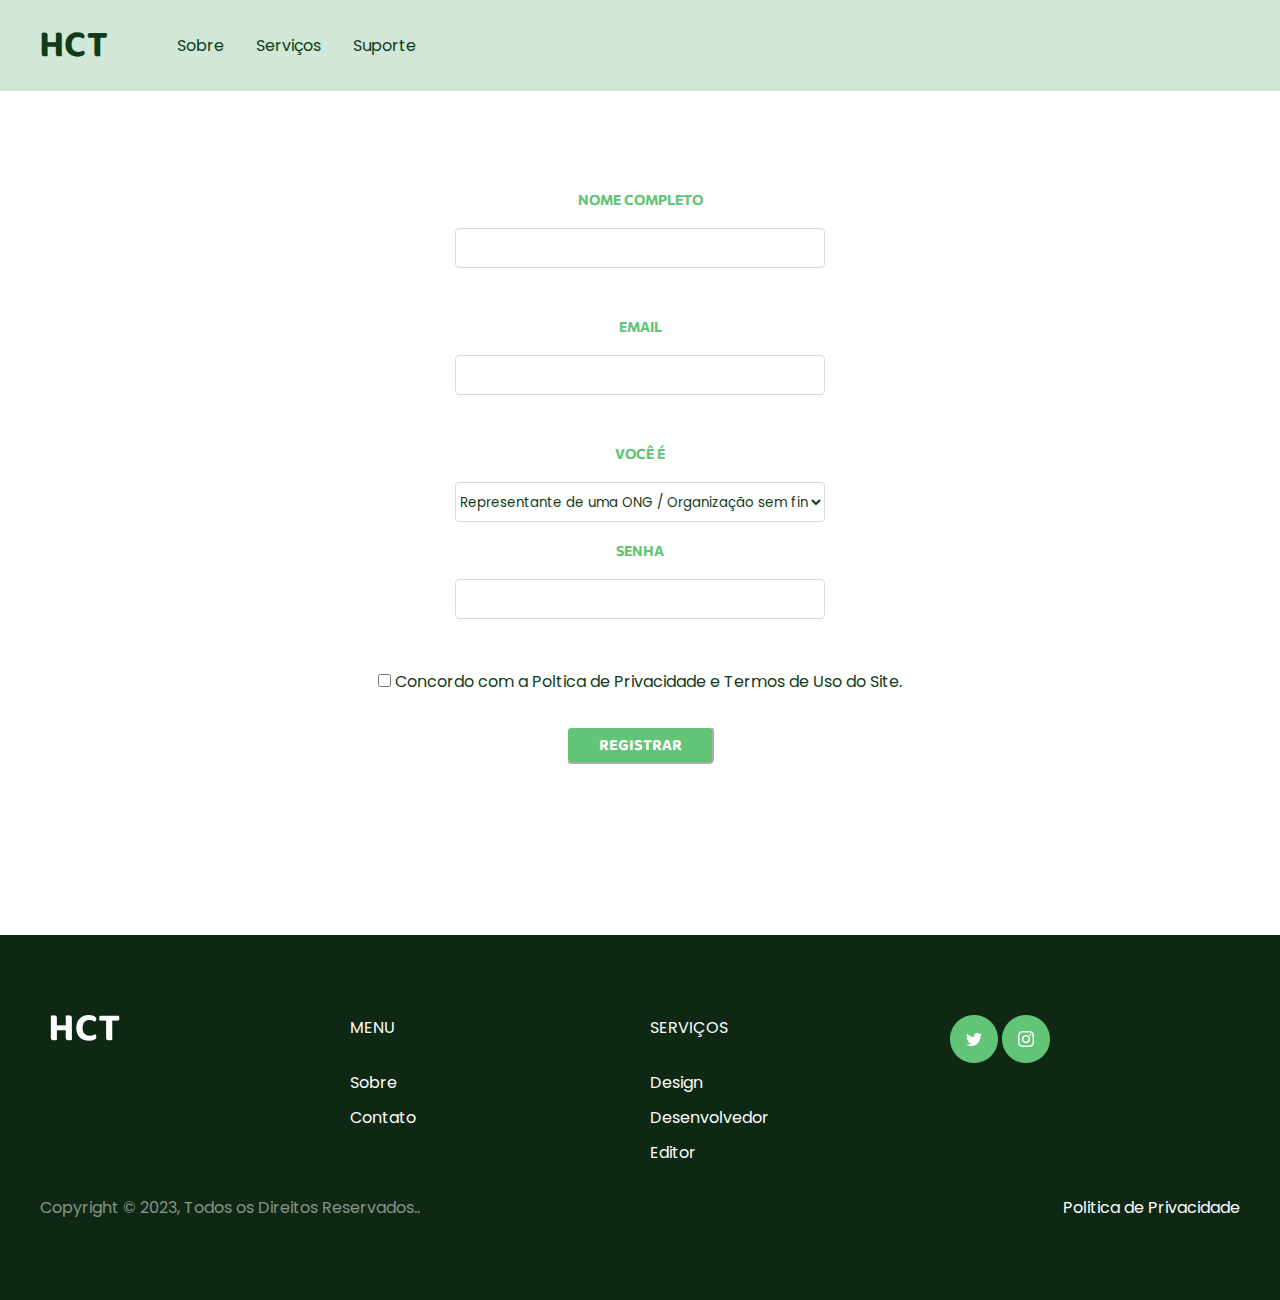
<file: Registro/index.html>
<!DOCTYPE html>
<html lang="pt-br">
<head>
    <meta charset="UTF-8">
    <meta name="viewport" content="width=device-width, initial-scale=1.0">
    <link rel="stylesheet" href="style.css">
    <link rel="preconnect" href="https://fonts.googleapis.com">
    <link rel="preconnect" href="https://fonts.gstatic.com" crossorigin>
    <script src="script.js" defer></script>
    <link href="https://fonts.googleapis.com/css2?family=Baloo+2:wght@400;700&family=Poppins:wght@400;700&display=swap" rel="stylesheet">
    <link href="https://fonts.googleapis.com/css2?family=Commissioner:wght@700&display=swap" rel="stylesheet">
    <title>Ajude ONGs e Ganhe Experiencia</title>
</head>
<body>
    <header>
        <div class="navbar">
    
          <div class="navbar-pc-links">
            <a class="logo" href="#">HCT</a>
            
            <div class="versao-pc-links">
              <a href="#" class="versao-pc">Sobre</a>
              <a href="#" class="versao-pc">Serviços</a>
              <a href="#" class="versao-pc">Suporte</a>
            </div>
          </div> 
          <div class="dropdown">
            <a href="javascript:void(0);" class="icon" onclick="myFunction()">&#9776;</a>
            <div class="dropdown-content" id="myDropdown">
              <a href="#">Sobre</a>
              <a href="#">Serviços</a>
              <a href="#">Suporte</a>
            </div>
          </div>
        </div> 
    </header>

        <div>
          <form class="registro" action="processar_registro.php" method="post">
            <label id="labeltop" for="nome">Nome Completo</label>
            <input class="caixa" type="text" id="nome" name="nome" required><br><br>
              
            <label class="label" for="email">Email</label>
            <input class="caixa" type="email" id="email" name="email" required><br><br>

            <label class="label" for="">Você é</label>
            <select class="caixaselect">
              <option value="ONG" >Representante de uma ONG / Organização sem fins lucrativos.</option>
              <option value="Desenvolvedor" >Desenvolvedor</option>
              <option value="Editor de video e Imagem" >Editor de video e Imagem</option>
              <option value="Design" >Design</option>
            </select>
            <label class="label" for="senha">Senha</label>
            <input class="caixa" type="password" id="senha" name="senha" required><br><br>          
            <div>
              <input type="checkbox" id="checkbox1" name="checkbox" value="Bike">
              <label for="checkbox"> Concordo com a Poltica de Privacidade e Termos de Uso do Site. </label><br>
            </div>  
            <input id="botao" type="submit" value="Registrar">
          </form>
        </div>


    <footer>

        <div class="footer-wrapper" >
          <div class="part">
              <img src="imgs/logo.png" alt="Logo">
          </div>
          <div class="part">
              <ul>
                  <li><a href="#">MENU</a></li>
                  <li><a href="#">Sobre</a></li>
                  <li><a href="#">Contato</a></li>
              </ul>
          </div>
          <div class="part">
              <ul>
                  <li><a href="#">SERVIÇOS</a></li>
                  <li><a href="#">Design</a></li>
                  <li><a href="#">Desenvolvedor</a></li>
                  <li><a href="#">Editor</a></li>
              </ul>
          </div>
          <div class="part">
              <img src="imgs/socials/twitter1.png" alt="Twitter">
              <img src="imgs/socials/instagram1.png" alt="Instagram">
          </div>
        </div>
    
        <div class="down-details">
          <p>Copyright © 2023, Todos os Direitos Reservados..</p>
          <a href="#"> Politica de Privacidade</a>
        </div>
    
    
      </footer>
    
</body>
</html>
</file>
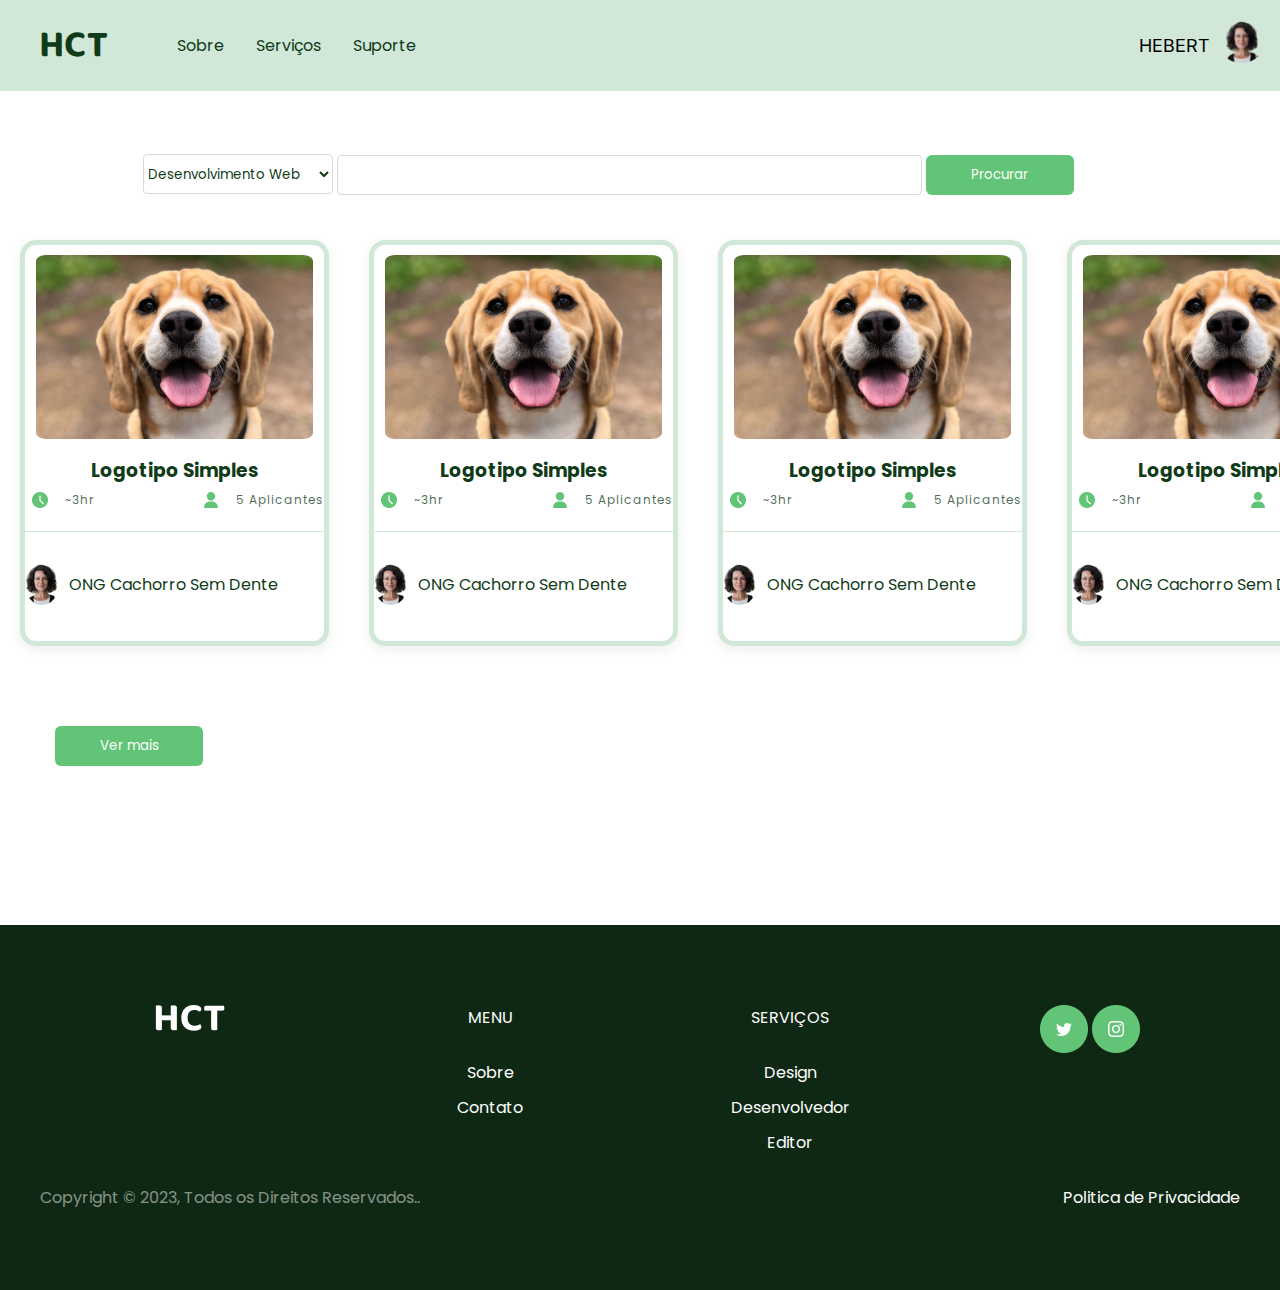
<file: Serviços Disponíveis/index.html>
<!DOCTYPE html>
<html lang="pt-br">
<head>
    <meta charset="UTF-8">
    <meta name="viewport" content="width=device-width, initial-scale=1.0">
    <link rel="stylesheet" href="style.css">
    <link rel="preconnect" href="https://fonts.googleapis.com">
    <link rel="preconnect" href="https://fonts.gstatic.com" crossorigin>
    <link href="https://fonts.googleapis.com/css2?family=Baloo+2:wght@400;700&family=Poppins:wght@400;700&display=swap" rel="stylesheet">  
    <script src="script.js" defer></script>
    <link href="https://fonts.googleapis.com/css2?family=Inter:wght@700&display=swap" rel="stylesheet">
    <title>Ajude ONGs e Ganhe Experiencia</title>
</head>
<body>
    <div id="container"></div>
      <header>
        <div class="navbar">
    
          <div class="navbar-pc-links">
            <a class="logo" href="#">HCT</a>
            
            <div class="versao-pc-links">
              <a href="#" class="versao-pc">Sobre</a>
              <a href="#" class="versao-pc">Serviços</a>
              <a href="#" class="versao-pc">Suporte</a>
            </div>
          </div>
          <div class="namebar">
            <a href="#">HEBERT</a>
            <img src="./imgs/31d6d03f9da8db5c2c748732f6f807eb.png" alt="Imagem de Perfil">
          </div>
           
            <div class="dropdown">
                <a href="javascript:void(0);" class="icon" onclick="myFunction()">&#9776;</a>
                    <div class="dropdown-content" id="myDropdown">
                    <a href="#">Sobre</a>
                    <a href="#">Serviços</a>
                    <a href="#">Suporte</a>             
                    </div>
                </div>
            </div>
        </div>
        
      </header>

<div>
 
        <div class="button-bar">
          <select id="caixaselect">
            <option value="Desenvolvedor" >Desenvolvimento Web</option>
            <option value="Editor de video e Imagem" >Edição de Imagem e Video</option>
            <option value="Design" >Designer</option>
          </select>          
          <input type="text" id="searchInput">
          <button>Procurar</button> 
        </div>
       
        
       
        <div class="ultimos-projetos">
          <div class="ultimos-projecto-section">
      
            <div class="cards">
      
              <div class="card">
                <img class="card-image" src="imgs/dog.jpg" alt="Imagem 1">
                <h3>Logotipo Simples</h3>
      
                <div class="detalhes">
                  <!-- Primeira parte com ícone e texto -->
                  <div class="icon-text">
                    <div class="icon"><img src="imgs/clock-icon.jpg" alt=""></div> <!-- Substitua "I1" pelo ícone desejado -->
                    <div class="text">~3hr</div>
                  </div>
                  <!-- Segunda parte com ícone e texto -->
                  <div class="icon-text">
                    <div class="icon"><img src="imgs/user-icon.svg" alt=""></div> <!-- Substitua "I2" pelo ícone desejado -->
                    <div class="text">5 Aplicantes</div>
                  </div>
                </div>
                <div class="linha-divisoria"></div>
                <div class="user">
                  <img class="user-image" src="./imgs/31d6d03f9da8db5c2c748732f6f807eb.png" alt="Usuário 1">
                  <span>ONG Cachorro Sem Dente</span>
                </div>
              </div>
      
              <div class="card">
                <img class="card-image" src="imgs/dog.jpg" alt="Imagem 1">
                <h3>Logotipo Simples</h3>
      
                <div class="detalhes">
                  <!-- Primeira parte com ícone e texto -->
                  <div class="icon-text">
                    <div class="icon"><img src="imgs/clock-icon.jpg" alt=""></div> <!-- Substitua "I1" pelo ícone desejado -->
                    <div class="text">~3hr</div>
                  </div>
                  <!-- Segunda parte com ícone e texto -->
                  <div class="icon-text">
                    <div class="icon"><img src="imgs/user-icon.svg" alt=""></div> <!-- Substitua "I2" pelo ícone desejado -->
                    <div class="text">5 Aplicantes</div>
                  </div>
                </div>
                <div class="linha-divisoria"></div>
                <div class="user">
                  <img class="user-image" src="./imgs/31d6d03f9da8db5c2c748732f6f807eb.png" alt="Usuário 1">
                  <span>ONG Cachorro Sem Dente</span>
                </div>
              </div>
      
              <div class="card">
                <img class="card-image" src="imgs/dog.jpg" alt="Imagem 1">
                <h3>Logotipo Simples</h3>
      
                <div class="detalhes">
                  <!-- Primeira parte com ícone e texto -->
                  <div class="icon-text">
                    <div class="icon"><img src="imgs/clock-icon.jpg" alt=""></div> <!-- Substitua "I1" pelo ícone desejado -->
                    <div class="text">~3hr</div>
                  </div>
                  <!-- Segunda parte com ícone e texto -->
                  <div class="icon-text">
                    <div class="icon"><img src="imgs/user-icon.svg" alt=""></div> <!-- Substitua "I2" pelo ícone desejado -->
                    <div class="text">5 Aplicantes</div>
                  </div>
                </div>
                <div class="linha-divisoria"></div>
                <div class="user">
                  <img class="user-image" src="./imgs/31d6d03f9da8db5c2c748732f6f807eb.png" alt="Usuário 1">
                  <span>ONG Cachorro Sem Dente</span>
                </div>
              </div>




              <div class="card">
                <img class="card-image" src="imgs/dog.jpg" alt="Imagem 1">
                <h3>Logotipo Simples</h3>
      
                <div class="detalhes">
                  <!-- Primeira parte com ícone e texto -->
                  <div class="icon-text">
                    <div class="icon"><img src="imgs/clock-icon.jpg" alt=""></div> <!-- Substitua "I1" pelo ícone desejado -->
                    <div class="text">~3hr</div>
                  </div>
                  <!-- Segunda parte com ícone e texto -->
                  <div class="icon-text">
                    <div class="icon"><img src="imgs/user-icon.svg" alt=""></div> <!-- Substitua "I2" pelo ícone desejado -->
                    <div class="text">5 Aplicantes</div>
                  </div>
                </div>
                <div class="linha-divisoria"></div>
                <div class="user">
                  <img class="user-image" src="./imgs/31d6d03f9da8db5c2c748732f6f807eb.png" alt="Usuário 1">
                  <span>ONG Cachorro Sem Dente</span>
                </div>
              </div>
 
</div>

      <div class="buttonbar">
        <button>Ver mais</button>
      </div>

        

    <footer id="footer">

        <div class="footer-wrapper" >
          <div class="part">
              <img src="imgs/logo.png" alt="Logo">
          </div>
          <div class="part">
              <ul>
                  <li><a href="#">MENU</a></li>
                  <li><a href="#">Sobre</a></li>
                  <li><a href="#">Contato</a></li>
              </ul>
          </div>
          <div class="part">
              <ul>
                  <li><a href="#">SERVIÇOS</a></li>
                  <li><a href="#">Design</a></li>
                  <li><a href="#">Desenvolvedor</a></li>
                  <li><a href="#">Editor</a></li>
              </ul>
          </div>
          <div class="part">
              <img src="imgs/socials/twitter1.png" alt="Twitter">
              <img src="imgs/socials/instagram1.png" alt="Instagram">
          </div>
        </div>
    
        <div class="down-details">
          <p>Copyright © 2023, Todos os Direitos Reservados..</p>
          <a href="#"> Politica de Privacidade</a>
        </div>
    
    
    </footer>
   
</body>
</html>
</file>
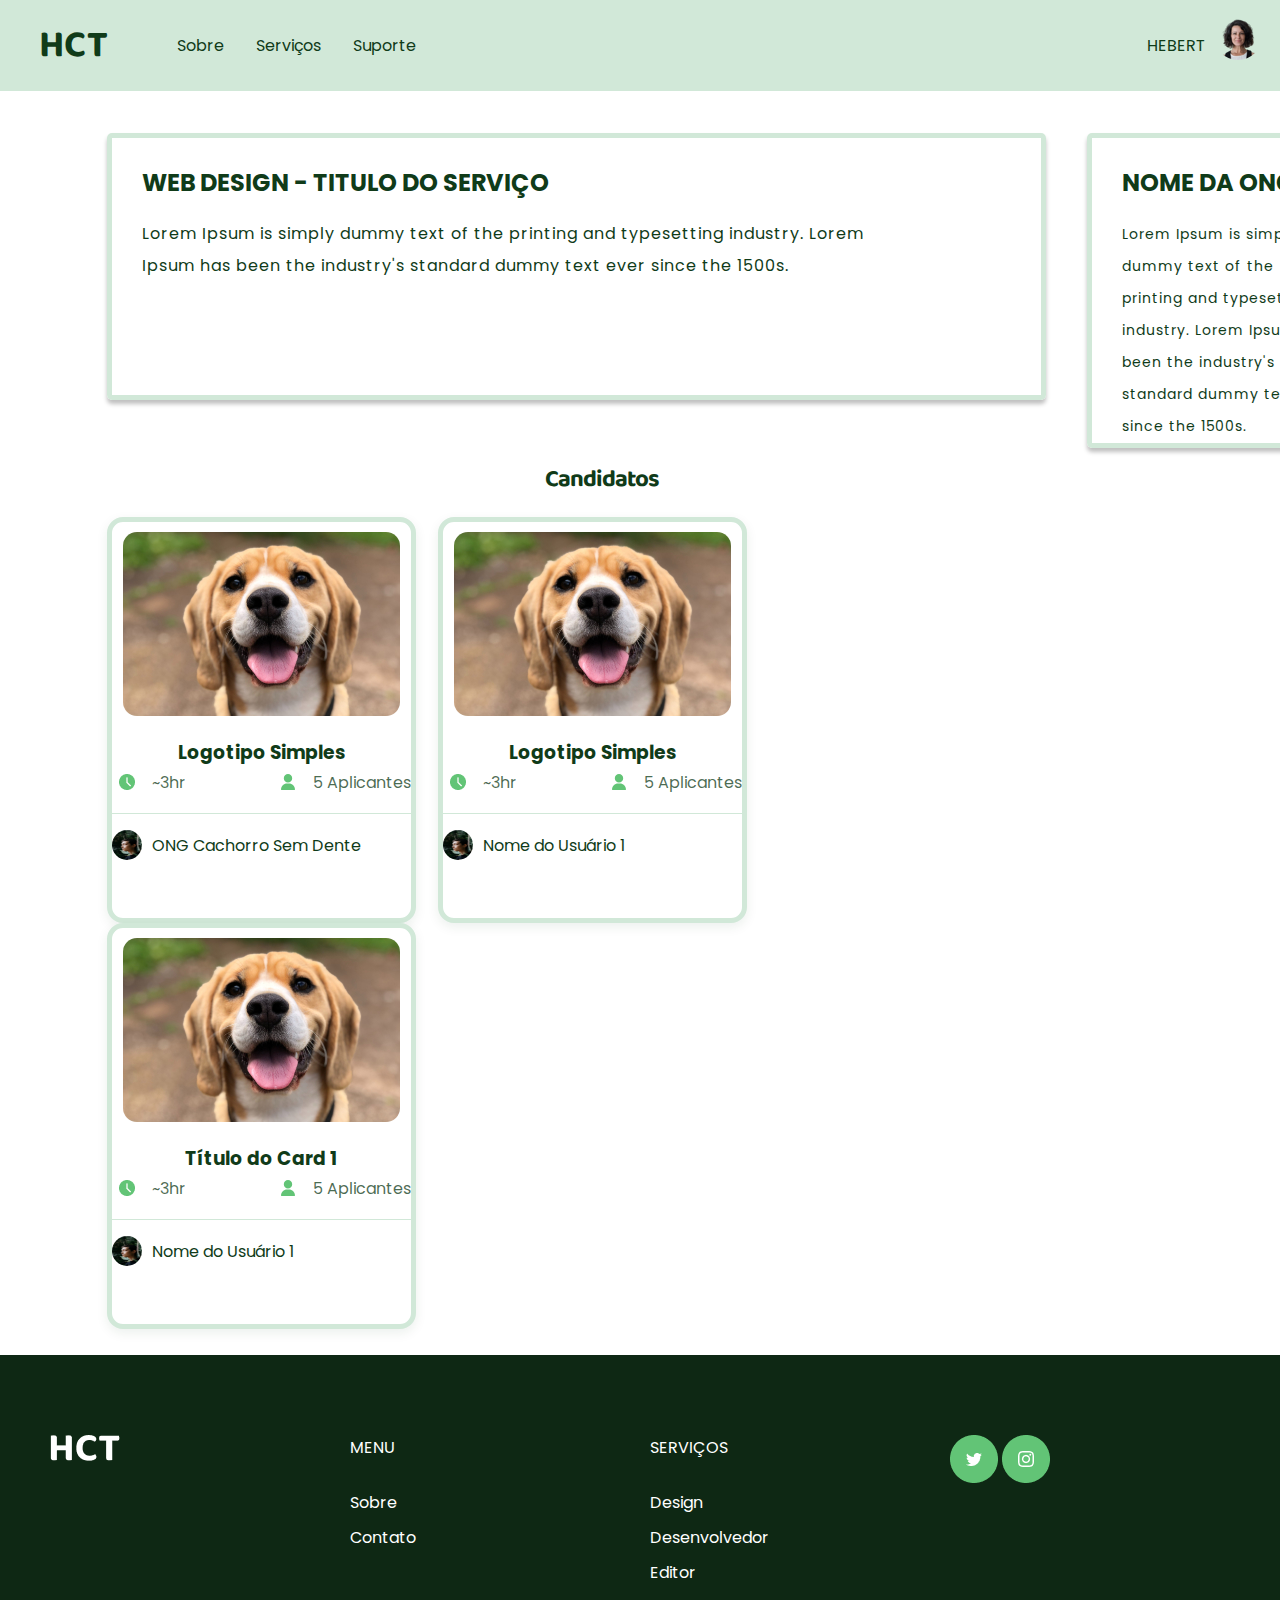
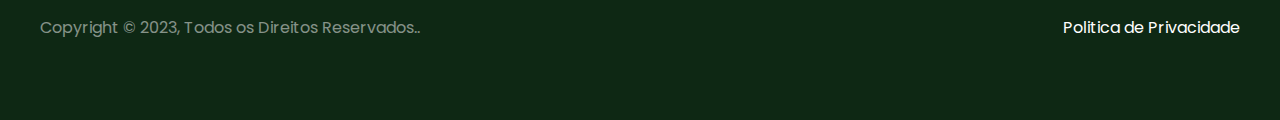
<file: Serviços Ongs/index.html>
<!DOCTYPE html>
<html lang="pt-br">
<head>
    <meta charset="UTF-8">
    <meta name="viewport" content="width=device-width, initial-scale=1.0">
    <link href="https://fonts.googleapis.com/css2?family=Baloo+2:wght@700&family=Inter:wght@400;500&family=Montserrat:wght@300;400;500;600;700&family=Poppins:wght@700&family=Roboto:ital,wght@0,300;1,400&display=swap" rel="stylesheet">
    <link rel="stylesheet" href="style.css">
    <title>Documento</title>
</head>
<body>
    <header>
          <div class="navbar">
    
            <div class="navbar-pc-links">
              <a class="logo" href="#">HCT</a>
            
              <div class="versao-pc-links">
                <a href="#" class="versao-pc">Sobre</a>
                <a href="#" class="versao-pc">Serviços</a>
                <a href="#" class="versao-pc">Suporte</a>
              </div>
            </div>
            <div class="namebar">
              <a href="#">HEBERT</a>
              <img src="./imgs/31d6d03f9da8db5c2c748732f6f807eb.png" alt="Imagem de Perfil">
            </div>
            </div>
    
            <div class="dropdown">
              <a href="javascript:void(0);" class="icon" onclick="myFunction()">&#9776;</a>
              <div class="dropdown-content" id="myDropdown">
                <a href="#">Sobre</a>
                <a href="#">Serviços</a>
                <a href="#">Suporte</a>
              </div>
            </div>
          </div>
     
        

          <div class="assunto">
              <div class="retangulo">
           
                  <h1 class="h1">WEB DESIGN - TITULO DO SERVIÇO</h1>
                  <div class="retangulo1">
                      <h3 class="h3">Lorem Ipsum is simply dummy text of the printing and typesetting industry. Lorem Ipsum has been the industry's standard dummy text ever since the 1500s.
                      </h3> 
                  </div>
                </div>
                  <div class="quadrado">
                      <h1 class="h1">NOME DA ONG</h1>
                      <h4 class="h4">Lorem Ipsum is simply dummy text of the printing and typesetting industry. Lorem Ipsum has been the industry's standard dummy text ever since the 1500s. 
                      </h4>
                  </div>
              
          </div>

          






    
          
            <div class="ultimos-projecto-section">
              <h2 class="h2">Candidatos</h2>
      
              <div class="cards">
      
                <div class="card">
                  <img class="card-image" src="imgs/cachorro.jpg" alt="Imagem 1">
                  <h3>Logotipo Simples</h3>
      
                  <div class="detalhes">
                  
                    <div class="icon-text">
                      <div class="icon"><img src="imgs/clock-icon.jpg" alt=""></div>
                      <div class="text">~3hr</div>
                    </div>
                  
                    <div class="icon-text">
                      <div class="icon"><img src="imgs/user-icon.svg" alt=""></div> 
                      <div class="text">5 Aplicantes</div>
                    </div>
                  </div>
                  <div class="linha-divisoria"></div>
                  <div class="user">
                    <img class="user-image" src="imgs/user-pic.jpg" alt="Usuário 1">
                    <span>ONG Cachorro Sem Dente</span>
                  </div>
                  </div>
      
                <div class="card">
                  <img class="card-image" src="imgs/cachorro.jpg" alt="Imagem 1">
                  <h3>Logotipo Simples</h3>
      
                  <div class="detalhes">
                  
                    <div class="icon-text">
                      <div class="icon"><img src="imgs/clock-icon.jpg" alt=""></div> 
                      <div class="text">~3hr</div>
                    </div>
                  
                    <div class="icon-text">
                      <div class="icon"><img src="imgs/user-icon.svg" alt=""></div> 
                      <div class="text">5 Aplicantes</div>
                    </div>
                  </div>
                  <div class="linha-divisoria"></div>
                  <div class="user">
                    <img class="user-image" src="imgs/user-pic.jpg" alt="Usuário 1">
                    <span>Nome do Usuário 1</span>
                  </div>
                </div>
      
                <div class="card">
                  <img class="card-image" src="imgs/cachorro.jpg" alt="Imagem 1">
                  <h3>Título do Card 1</h3>
      
                  <div class="detalhes">
                 
                  <div class="icon-text">
                    <div class="icon"><img src="imgs/clock-icon.jpg" alt=""></div> 
                    <div class="text">~3hr</div>
                  </div>
                  
                    <div class="icon-text">
                      <div class="icon"><img src="imgs/user-icon.svg" alt=""></div>
                      <div class="text">5 Aplicantes</div>
                    </div>
                  </div>
                  <div class="linha-divisoria"></div>
                  <div class="user">
                    <img class="user-image" src="imgs/user-pic.jpg" alt="Usuário 1">
                    <span>Nome do Usuário 1</span>
                  </div>
                </div>

    </header>





















        <footer>

            <div class="footer-wrapper" >
              <div class="part">
                  <img src="imgs/logo.png" alt="Logo">
              </div>
              <div class="part">
                  <ul>
                      <li><a href="#">MENU</a></li>
                      <li><a href="#">Sobre</a></li>
                      <li><a href="#">Contato</a></li>
                  </ul>
              </div>
              <div class="part">
                  <ul>
                      <li><a href="#">SERVIÇOS</a></li>
                      <li><a href="#">Design</a></li>
                      <li><a href="#">Desenvolvedor</a></li>
                      <li><a href="#">Editor</a></li>
                  </ul>
              </div>
              <div class="part">
                  <img src="imgs/socials/twitter1.png" alt="Twitter">
                  <img src="imgs/socials/instagram1.png" alt="Instagram">
              </div>
            </div>
        
            <div class="down-details">
              <p>Copyright © 2023, Todos os Direitos Reservados..</p>
              <a href="#"> Politica de Privacidade</a>
            </div>
        
        
          </footer>
        
      
</body>
</html>
</file>
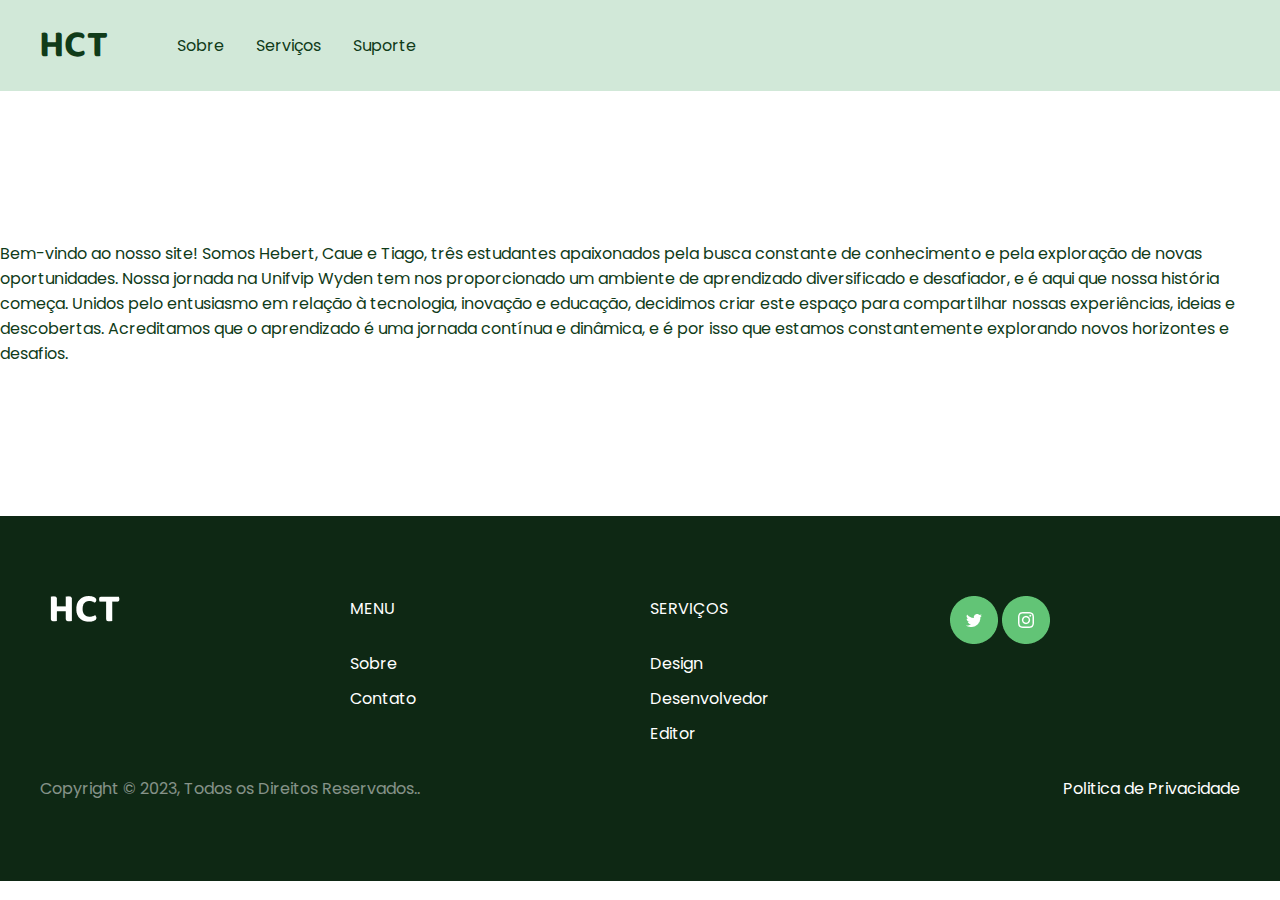
<file: Sobre/index.html>
<!DOCTYPE html>
<html lang="pt-br">
<head>
    <meta charset="UTF-8">
    <meta name="viewport" content="width=device-width, initial-scale=1.0">
    <link rel="stylesheet" href="style.css">
    <link rel="preconnect" href="https://fonts.googleapis.com">
    <link rel="preconnect" href="https://fonts.gstatic.com" crossorigin>
    <script src="script.js" defer></script>
    <link href="https://fonts.googleapis.com/css2?family=Commissioner:wght@700&display=swap" rel="stylesheet">
    <link href="https://fonts.googleapis.com/css2?family=Baloo+2:wght@400;700&family=Poppins:wght@400;700&display=swap" rel="stylesheet">
    <title>Ajude ONGs e Ganhe Experiencia</title>
</head>
<body>
    <header>
        <div class="navbar">
    
          <div class="navbar-pc-links">
            <a class="logo" href="#">HCT</a>
            
            <div class="versao-pc-links">
              <a href="#" class="versao-pc">Sobre</a>
              <a href="#" class="versao-pc">Serviços</a>
              <a href="#" class="versao-pc">Suporte</a>
            </div>
          </div> 
          <div class="dropdown">
            <a href="javascript:void(0);" class="icon" onclick="myFunction()">&#9776;</a>
            <div class="dropdown-content" id="myDropdown">
              <a href="#">Sobre</a>
              <a href="#">Serviços</a>
              <a href="#">Suporte</a>
            </div>
          </div>
        </div>     
    </header>
    <div >
      <span class="sobre">
        Bem-vindo ao nosso site! Somos Hebert, Caue e Tiago, três estudantes apaixonados pela busca constante de conhecimento e pela exploração de novas oportunidades. Nossa jornada na Unifvip Wyden tem nos proporcionado um ambiente de aprendizado diversificado e desafiador, e é aqui que nossa história começa.
        Unidos pelo entusiasmo em relação à tecnologia, inovação e educação, decidimos criar este espaço para compartilhar nossas experiências, ideias e descobertas. Acreditamos que o aprendizado é uma jornada contínua e dinâmica, e é por isso que estamos constantemente explorando novos horizontes e desafios.
      </span>
    </div>
    <footer>

        <div class="footer-wrapper" >
          <div class="part">
              <img src="imgs/logo.png" alt="Logo">
          </div>
          <div class="part">
              <ul>
                  <li><a href="#">MENU</a></li>
                  <li><a href="#">Sobre</a></li>
                  <li><a href="#">Contato</a></li>
              </ul>
          </div>
          <div class="part">
              <ul>
                  <li><a href="#">SERVIÇOS</a></li>
                  <li><a href="#">Design</a></li>
                  <li><a href="#">Desenvolvedor</a></li>
                  <li><a href="#">Editor</a></li>
              </ul>
          </div>
          <div class="part">
              <img src="imgs/socials/twitter1.png" alt="Twitter">
              <img src="imgs/socials/instagram1.png" alt="Instagram">
          </div>
        </div>
    
        <div class="down-details">
          <p>Copyright © 2023, Todos os Direitos Reservados..</p>
          <a href="#"> Politica de Privacidade</a>
        </div>
    
    
      </footer>
    
</body>
</html>
</file>
<file: Aplicação de Registro/style.css>
* {
    padding: 0;
    margin: 0;
    box-sizing: border-box;
    font-family: 'Poppins', sans-serif;
    color: #103B19;
}
  
#versao-pc {
  height: 100%;
}

.versao-pc-links {
  margin: 0 3vw;
}

.navbar {
  display: flex;
  padding: 0 24px;
  align-items: center;
  justify-content: space-between;
  overflow: hidden;
  background-color: #D1E8D8; 
}

.navbar-pc-links {
  height: 100%;
  display: flex;
  align-items: center;
}



.navbar .logo {
  float: left;
  padding: 15px;
  font-size: 38px;
  text-align: center;
  font-family: 'Baloo 2', sans-serif;
  font-weight: 700;
}

.navbar a {
  float: left;
  display: block;
  color: #103B19;
  text-align: center;
  padding: 14px 16px;
  text-decoration: none;
}

.navbar a:hover{
    text-decoration: underline;
  }
  
  .navbar .buttons {
    float: right;
}
  
.dropdown {
    display: none;
}

.icon-text {
    display: flex;
    align-items: center;
}
  
.icon-text div {
    
    color: rgba(16, 59, 25, 0.75);
}
  
.icon {
    width: 30px;
    height: 30px;
    border-radius: 50%;
    margin-right: 10px;
    display: flex;
    align-items: center;
    justify-content: center;
}
  
.header {
    display: flex;
    justify-content: space-between;
    align-items: center;
    padding: 0 10vw;
    background-color: #D1E8D8;
    color: white;
}

.namebar {
    position: absolute;
    top: 0;
    right: 0;
    margin-top: 21px;
    margin-bottom: 21px;
    margin-right: 20px;
}

.namebar a {
    color: #000;
    font-family: 'Inter', sans-serif;
    font-size: 18px;
    font-style: normal;
    font-weight: 400;
    line-height: normal;
}

.namebar img {
    width: 34.708px;
    height: 41.854px;
    flex-shrink: 0;
}

#container{
    display: flex;
    align-items: center;
    justify-content: center;
}

#titulo {
    width: 474px;
    height: 40px;
    flex-shrink: 0;
    border-radius: 4px;
    border: 1px solid #DADADA;
    background: #FFF;
    color: #A3A3A3;
    font-family: 'Poppins', sans-serif;
    font-size: 16px;
    font-style: normal;
    font-weight: 400;
    line-height: 200%;
    letter-spacing: 1px;
    margin-top: 135px;
}

#tipo {
    display: block;
    width: 156px;
    height: 40px;
    flex-shrink: 0;
    border-radius: 4px;
    border: 1px solid #DADADA;
    background: #FFF;
    color: #A3A3A3;
    font-family: 'Poppins', sans-serif;
    font-size: 16px;
    font-style: normal;
    font-weight: 400;
    line-height: 200%;
    letter-spacing: 1px;
    margin-bottom: 20px;
}

#descricao {
    width: 644px;
    height: 229px;
    flex-shrink: 0;
    border-radius: 4px;
    border: 1px solid #DADADA;
    background: #FFF;
    color: #A3A3A3;
    font-family: 'Poppins', sans-serif;
    font-size: 16px;
    font-style: normal;
    font-weight: 400;
    line-height: 200%;
    letter-spacing: 1px;
}

#botao {
    width: 249px;
    height: 66px;
    border-radius: 6px;
    background: #62C476;
    border: transparent;
    color: #FFF;
    text-align: center;
    font-family: 'Baloo 2', sans-serif;
    font-size: 16px;
    font-style: normal;
    font-weight: 700;
    line-height: normal;
    text-transform: uppercase;
    margin-bottom: 300px;
}

footer {
    background-color: #0E2814;
    padding: 80px 40px;
    
}
.footer-wrapper {
    display: flex;
    justify-content: space-between;
  
    color: #fff;
}
  
.part {
    flex: 1;
    margin: 0 10px;
}
  
footer ul {
    list-style: none;
    padding: 0;
}
  
footer ul li {
    margin-bottom: 10px;
}
  
footer a {
    text-decoration: none;
    color: #fff;
}
  
footer ul li:first-child{
    padding-bottom: 20px;
}
  
footer img {
    max-width: 100%;
    height: auto;
}
  
.down-details {
    display: flex;
    width: 100%;
    justify-content: space-between;
    margin-top: 20px;
}
  
  
.down-details p {
    color: rgba(255, 255, 255, 0.50);
}

@media screen and (max-width: 1200px) {
    .header {
      padding: 0 3vw;
    }
    
}

@media screen and (max-width: 700px) {

    .navbar a, .navbar .buttons {
      float: none;
      display: block;
      text-align: left;
    }
    .navbar .buttons, .navbar .versao-pc {
        display: none;
      }
    
    .navbar .dropdown {
        display: block;
    }
    
    .navbar .icon {
        display: block;
        float: right;
    }
    
    
    .navbar .dropdown-content {
        display: none;
        position: absolute;
        right: 69px;
        background-color: #f9f9f9;
        min-width: 160px;
        box-shadow: 0px 8px 16px 0px rgba(0,0,0,0.2);
        z-index: 1;
    }
    
    .navbar .dropdown-content a {
        float: none;
        color: black;
        padding: 12px 16px;
        text-decoration: none;
        display: block;
        text-align: left;
    }
    
    
    .navbar .show {
        display: block;
    }

    .header {
        flex-direction: column;
        align-items: center;
    }

    .footer-wrapper {
        flex-direction: column;
      }
}
</file>
<file: Contato/style.css>
* {
    padding: 0;
    margin: 0;
    box-sizing: border-box;
    font-family: 'Poppins', sans-serif;
    color: #103B19;
}
  
#versao-pc {
  height: 100%;
}

.versao-pc-links {
  margin: 0 3vw;
}

.navbar {
  display: flex;
  padding: 0 24px;
  align-items: center;
  justify-content: space-between;
  overflow: hidden;
  background-color: #D1E8D8; 
}

.navbar-pc-links {
  height: 100%;
  display: flex;
  align-items: center;
}



.navbar .logo {
  float: left;
  padding: 15px;
  font-size: 38px;
  text-align: center;
  font-family: 'Baloo 2', sans-serif;
  font-weight: 700;
}

.navbar a {
  float: left;
  display: block;
  color: #103B19;
  text-align: center;
  padding: 14px 16px;
  text-decoration: none;
}

.navbar a:hover{
    text-decoration: underline;
  }
  
  .navbar .buttons {
    float: right;
}
  
.dropdown {
    display: none;
}

.icon-text {
    display: flex;
    align-items: center;
}
  
.icon-text div {
    
    color: rgba(16, 59, 25, 0.75);
}
  
.icon {
    width: 30px;
    height: 30px;
    border-radius: 50%;
    margin-right: 10px;
    display: flex;
    align-items: center;
    justify-content: center;
}
  
.header {
    display: flex;
    justify-content: space-between;
    align-items: center;
    padding: 0 10vw;
    background-color: #D1E8D8;
    color: white;
}

.formulariodecontato {
    max-width: 400px;
    margin: 150px auto;
    padding: 20px;
    border: 5px solid #62C476;
    border-radius: 5%;
}
  
h2 {
    text-align: center;
    margin-bottom: 15px;
}
  
input[type="text"],
input[type="email"],
textarea {
    width: 100%;
    padding: 10px;
    margin-bottom: 15px;
    border: 2px solid #62C476;
    border-radius: 4px;
}
  
textarea {
    height: 150px;
}
  
input[type="submit"] {
    width: 148px;
    height: 38px;
    flex-shrink: 0;
    border-radius: 6px;
    background: #62C476;
    color: #D1E8D8;
    text-align: center;
    font-family: 'Baloo 2', sans-serif;
    font-size: 16px;
    font-style: normal;
    font-weight: 700;
    line-height: normal;
    text-transform: uppercase;
    }

footer {
    background-color: #0E2814;
    padding: 80px 40px;
    
}
.footer-wrapper {
    display: flex;
    justify-content: space-between;
  
    color: #fff;
}
  
.part {
    flex: 1;
    margin: 0 10px;
}
  
footer ul {
    list-style: none;
    padding: 0;
}
  
footer ul li {
    margin-bottom: 10px;
}
  
footer a {
    text-decoration: none;
    color: #fff;
}
  
footer ul li:first-child{
    padding-bottom: 20px;
}
  
footer img {
    max-width: 100%;
    height: auto;
}
  
.down-details {
    display: flex;
    width: 100%;
    justify-content: space-between;
    margin-top: 20px;
}
  
  
.down-details p {
    color: rgba(255, 255, 255, 0.50);
}

@media screen and (max-width: 1200px) {
    .header {
      padding: 0 3vw;
    }
    
}

@media screen and (max-width: 700px) {

    .navbar a, .navbar .buttons {
      float: none;
      display: block;
      text-align: left;
    }
    .navbar .buttons, .navbar .versao-pc {
        display: none;
      }
    
    .navbar .dropdown {
        display: block;
    }
    
    .navbar .icon {
        display: block;
        float: right;
    }
    
    
    .navbar .dropdown-content {
        display: none;
        position: absolute;
        right: 69px;
        background-color: #f9f9f9;
        min-width: 160px;
        box-shadow: 0px 8px 16px 0px rgba(0,0,0,0.2);
        z-index: 1;
    }
    
    .navbar .dropdown-content a {
        float: none;
        color: black;
        padding: 12px 16px;
        text-decoration: none;
        display: block;
        text-align: left;
    }
    
    
    .navbar .show {
        display: block;
    }
    
    .header {
        flex-direction: column;
        align-items: center;
    }

    .footer-wrapper {
        flex-direction: column;
      }
}
</file>
<file: Home Page/style.css>
* {
  padding: 0;
  margin: 0;
  box-sizing: border-box;
  font-family: 'Poppins', sans-serif;
  color: #103B19;
}

#versao-pc {
  height: 100%;
}

.versao-pc-links {
  margin: 0 3vw;
}

.navbar {
  display: flex;
  padding: 0 24px;
  align-items: center;
  justify-content: space-between;
  overflow: hidden;
  background-color: #D1E8D8; 
}

.navbar-pc-links {
  height: 100%;
  display: flex;
  align-items: center;
}



.navbar .logo {
  float: left;
  padding: 15px;
  font-size: 38px;
  text-align: center;
  font-family: 'Baloo 2', sans-serif;
  font-weight: 700;
}

.navbar a {
  float: left;
  display: block;
  color: #103B19;
  text-align: center;
  padding: 14px 16px;
  text-decoration: none;
}

.navbar a:hover{
  text-decoration: underline;
}

.navbar .buttons {
  float: right;
}

.navbar .buttons button {
  background-color: #62C476; 
  color: white;
  border: none;
  border-radius: 6px;
  font-size: 16px;
  font-weight: bold;
  padding: 10px 20px;
  margin: 5px;
  cursor: pointer;
}
.navbar .buttons button:nth-child(1){
  background-color: #D1E8D8;
  color: #103B19;
  font-weight: 400;
}

.navbar .buttons button:hover{
  text-decoration: underline;
}

.dropdown {
  display: none;
}

.header {
  display: flex;
  justify-content: space-between;
  align-items: center;
  padding: 0 10vw;
  background-color: #D1E8D8;
  color: white;
}

.text-box {
  flex: 1;
  padding: 20px;
  text-align: left;

  display: flex;
  flex-direction: column;
  gap: 20px;

}

.text-box h1 {
  font-family: 'Baloo 2', sans-serif;
  font-size: 72px;
  line-height: 80px; 
  letter-spacing: -2px;
  max-width: 380px;
}

.text-box p{
  color: rgba(16, 59, 25, 0.75);

  font-family: Poppins;
  font-size: 16px;
  font-style: normal;
  font-weight: 400;
  line-height: 32px; 
  letter-spacing: 1px;

  max-width: 470px;
}

.image {
  text-align: center;
}
.image img {
  width: 30vw;
}

.button {
  background-color: #62C476; 
  color: white;

  width: 170px;
  text-align: center;
  border: none;
  border-radius: 6px;
  font-size: 16px;
  font-weight: bold;
  padding: 10px 20px;
  margin: 5px;
  cursor: pointer;

  text-decoration: none;
  display: inline-block;
}

.ultimos-projecto-section {
  padding: 20px;
  background-color: #EDF7F0;
  display: flex;
  flex-direction: column;
  align-items: center;
  justify-content: center;
}

.ultimos-projecto-section h2 {
  text-align: center;
  font-size: 56px;

  font-family: 'Poppins';
  font-weight: bold;
}

.ultimos-projecto-section .cards {
  display: flex;

  justify-content: space-between;
  flex-wrap: wrap;
  width: 50vw;
  margin: 40px 0;
}

.ultimos-projecto-section .card {
  border-radius: 16px;
  flex: 0 1 calc(33.33% - 20px);
  margin-bottom: 20px;
  background-color: white; 
  padding: 20px;
  text-align: center;
}

.ultimos-projecto-section .card .card-image {
  max-width: 100%;
  border-radius: 14px;

  height: auto;
}

.user {
  display: flex;

  align-items: center;
}

.linha-divisoria {
  width: 100%;
  height: 1px;
  background-color: #D1E8D8;
  margin: 16px 0;
}


.user-image {
  width: 30px;
  height: 30px;
  border-radius: 50%;
  margin-right: 10px;
}

.detalhes {
  display: flex;
  justify-content: space-between;
  align-items: center;
}

.icon-text {
  display: flex;
  align-items: center;
}

.icon-text div {
  
  color: rgba(16, 59, 25, 0.75);
}

.icon {
  width: 30px;
  height: 30px;
  border-radius: 50%;
  margin-right: 10px;
  display: flex;
  align-items: center;
  justify-content: center;
}


.categorias-populares {
  text-align: center;
  padding: 50px;
}

.categorias-populares-wrapper {
  background: #EDF7F0;
  max-width: 50%;
  margin: 0 auto;
  padding: 70px;
  border-radius: 10px;

}

.categorias-titulo {
  font-size: 56px;
  font-family: 'Baloo 2', sans-serif;
  font-weight: bold;
  color: #333;
  margin-bottom: 20px;
}

.categorias-descricao {
  font-size: 16px;
  color: #666;
  margin-bottom: 20px;
}

.categorias-cards {
  display: flex;
  gap: 20px;
  justify-content: center;
}

.categorias-card {
  flex: 1;

  display: flex;
  flex-direction: column;
  align-items: center;
  justify-content: center;
  background-color: #fff;
  color: #103B19;

  max-width: 200px;

  border-radius: 12px;
  box-shadow: 0px 4px 12px 0px rgba(16, 59, 25, 0.08);
  padding: 10px;
  border-radius: 5px;
  margin: 0 10px;
}

.categorias-card img {
  height: auto;
  padding: 30px;
  margin: 10px;
}

.categorias-card div {
  background-color: #EDF7F0;
  max-width: 117px;
  border-radius: 50%;

}

.categorias-card-titulo {
  font-size: 16px;
  font-weight: bold;
  color: #333;
  margin-top: 10px;
}

#explicando-melhor {
  text-align: center;
  padding: 50px 20%;
  background-color: #EDF7F0;
}

#explicando-melhor-titulo {

  text-align: left;
  color: #103B19;
  font-family: 'Baloo 2';
  font-size: 56px;

  margin-bottom: 10px;

  line-height: 64px; 
letter-spacing: -1px;

}

#explicando-melhor-descricao {
  font-size: 18px;
  text-align: left;
  margin-bottom: 10px;
}

.explicando-melhor-cards {
    display: flex;
    align-items: center;
    justify-content: center;
}

.explicando-melhor-card {
  display: inline-block;
  width: 60%;
  height: 400px;
  margin: 10px;
  padding: 40px;
  background-color: white;
  box-shadow: 0px 4px 12px 0px rgba(16, 59, 25, 0.08);
  text-align: left;
  position: relative;
  border-radius: 16px;
}

.explicando-melhor-card h2 {
  margin-bottom: 20px;
}

.card-imagem {
  position: absolute;
  bottom: 0;
  right: 0;
}

.titulo-descricao {
    display: flex;
    flex-direction: row;
    text-align: center;
    align-items: center;
    justify-content: space-between;
}

.newsletter-section {
  text-align: center;


  margin: 40px 0;

  padding: 60px 15%;

  display: flex;
  justify-content: center;
}

.newsletter-head {
  width: 40%;
  display: flex;
  align-items: center;
  justify-content: center;
  flex-direction: column;

  background-color: #D1E8D8;
  
  padding: 20px;
  border-radius: 16px 0 0 16px;

  height: 450px;


}

.section-heading {
  font-size: 56px;
  font-family: 'Baloo 2';
  margin-bottom: 10px;

  width: 100%;
  text-align: left;

  font-weight: bold;
  line-height: 64px;
  letter-spacing: -1px;

  
}

.section-description {
  font-size: 16px;
  margin-bottom: 20px;

  width: 100%;
  text-align: left;
}

.subscription-form {
  width: 40%;
  padding: 20px;
  background: #62C476;
  border-radius: 0 16px 16px 0;

  height: 450px;
  display: flex;
  flex-direction: column;

  align-items: left;
  justify-content: center;

}

.form-group {
  margin-bottom: 30px;

  display: flex;
  flex-direction: column;
  align-items: left;
}

.form-group label {
  display: block;
  font-weight: bold;
  text-align: left;
}

.form-group input {
  width: 100%;
  padding: 10px;
  border-radius: 5px;
  border: none;
}

.subscribe-button {
  background-color:  #D1E8D8;
  color: #62C476;
  padding: 10px 20px;
  border: none;
  border-radius: 5px;
  cursor: pointer;
}


footer {
  background-color: #0E2814;
  padding: 80px 40px;
  
}
.footer-wrapper {
  display: flex;
  justify-content: space-between;

  color: #fff;
}

.part {
  flex: 1;
  margin: 0 10px;
}

footer ul {
  list-style: none;
  padding: 0;
}

footer ul li {
  margin-bottom: 10px;
}

footer a {
  text-decoration: none;
  color: #fff;
}

footer ul li:first-child{
  padding-bottom: 20px;
}

footer img {
  max-width: 100%;
  height: auto;
}

.down-details {
  display: flex;
  width: 100%;
  justify-content: space-between;
  margin-top: 20px;
}


.down-details p {
  color: rgba(255, 255, 255, 0.50);
}


@media screen and (max-width: 1200px) {
  .header {
    padding: 0 3vw;
  }

  .categorias-populares-wrapper {
    max-width: 80%;
  }

  .titulo-descricao {
    flex-direction: column;
    text-align: left;
    align-items: start;
  }
  .explicando-melhor-cards {
    display: flex;
    flex-direction: column;
  }
  .explicando-melhor-card {
    display: flex;
    flex-direction: column;
    width: 40%;
  }

  #explicando-melhor {

    padding: 50px 20px;

  }

  .newsletter-section {
    flex-direction: column;
    align-items: center;

    padding: 60px 0;
  }

  .section-heading {
    font-size: 36px;
    font-family: 'Baloo 2';
  }

  .newsletter-head {
    width: 80%;

    border-radius: 16px 16px 0 0 ;
  }

  .subscription-form{
    width: 80%;
    border-radius: 0 0 16px 16px;
  }
}


@media screen and (max-width: 700px) {

  .navbar a, .navbar .buttons {
    float: none;
    display: block;
    text-align: left;
  }



  .navbar .buttons, .navbar .versao-pc {
    display: none;
  }

  .navbar .dropdown {
    display: block;
  }

  .navbar .icon {
    display: block;
    float: right;
  }


  .navbar .dropdown-content {
    display: none;
    position: absolute;
    right: 69px;
    background-color: #f9f9f9;
    min-width: 160px;
    box-shadow: 0px 8px 16px 0px rgba(0,0,0,0.2);
    z-index: 1;
  }

  .navbar .dropdown-content a {
    float: none;
    color: black;
    padding: 12px 16px;
    text-decoration: none;
    display: block;
    text-align: left;
  }


  .navbar .show {
    display: block;
  }

  .header {
    flex-direction: column;
    align-items: center;
  }

  .text-box {
    order: 2;
  }

  .text-box h1 {
    font-family: 'Baloo 2', sans-serif;
    font-size: 56px;
  }

  .text-box p {
    font-size: 16px;
  }

  .image {
    order: 1;
  }

  .image img {
    width: 50vw;
  }

  .ultimos-projecto-section .cards {
    flex-direction: column;
    width: 80vw;
  }


  .ultimos-projecto-section .card {
    flex: 1;
  }

  .categorias-populares {
    padding: 22px;
  }

  .categorias-populares-wrapper {
    max-width: 100%;
    padding: 36px;
  }

  .categorias-titulo {
      font-size: 20px;
  }

  .categorias-descricao {
      font-size: 14px;
  }

  .categorias-card {
      flex: 1;
      margin: 0 5px;
      width: 56vw;
  }

  .categorias-cards {
    flex-direction: column;
    justify-content: center;
    align-items: center;
  }



  .categorias-card-titulo {
      font-size: 14px;
  }

  .explicando-melhor-card {
    display: flex;
    flex-direction: column;
    width: 80%;
  }

  .newsletter-head {
    width: 100%;
  }

  .subscription-form{
    width: 100%;
  }

  .footer-wrapper {
    flex-direction: column;
  }

}
</file>
<file: Login/style.css>
* {
    padding: 0;
    margin: 0;
    box-sizing: border-box;
    font-family: 'Poppins', sans-serif;
    color: #103B19;
}
  
#versao-pc {
  height: 100%;
}

.versao-pc-links {
  margin: 0 3vw;
}

.navbar {
  display: flex;
  padding: 0 24px;
  align-items: center;
  justify-content: space-between;
  overflow: hidden;
  background-color: #D1E8D8; 
}

.navbar-pc-links {
  height: 100%;
  display: flex;
  align-items: center;
}



.navbar .logo {
  float: left;
  padding: 15px;
  font-size: 38px;
  text-align: center;
  font-family: 'Baloo 2', sans-serif;
  font-weight: 700;
}

.navbar a {
  float: left;
  display: block;
  color: #103B19;
  text-align: center;
  padding: 14px 16px;
  text-decoration: none;
}

.navbar a:hover{
    text-decoration: underline;
  }
  
  .navbar .buttons {
    float: right;
}
  
.dropdown {
    display: none;
}

.icon-text {
    display: flex;
    align-items: center;
}
  
.icon-text div {
    
    color: rgba(16, 59, 25, 0.75);
}
  
.icon {
    width: 30px;
    height: 30px;
    border-radius: 50%;
    margin-right: 10px;
    display: flex;
    align-items: center;
    justify-content: center;
}
  
.header {
    display: flex;
    justify-content: space-between;
    align-items: center;
    padding: 0 10vw;
    background-color: #D1E8D8;
    color: white;
}

.login {
    display: flex;
    flex-direction: column;
    align-items: center;
}


.label {
    color: #62C476;
    font-family: 'Commissioner', sans-serif;
    font-size: 14px;
    font-style: normal;
    font-weight: 700;
    line-height: normal;
    text-transform: uppercase;
    margin-top: 0px;
}

#labeltop{
    color: #62C476;
    font-family: 'Commissioner', sans-serif;
    font-size: 14px;
    font-style: normal;
    font-weight: 700;
    line-height: normal;
    text-transform: uppercase;
    margin-top: 240px;
}

.caixa {
    width: 370px;
    height: 40px;
    flex-shrink: 0;
    border-radius: 4px;
    border: 1px solid #DADADA;
    background: #FFF;
    margin-top: 11px;
}

#botao {
    background-color: #62C476;
    border-color: #FFF;
    border-radius: 5px;
    width: 148px;
    height: 38px;
    flex-shrink: 0;
    color: #FFF;
    font-family: 'Baloo 2', sans-serif;
    font-size: 16px;
    font-style: normal;
    font-weight: 700;
    line-height: normal;
    text-transform: uppercase;
    margin-top: 37px; 
    margin-bottom: 318px;
}

footer {
    background-color: #0E2814;
    padding: 80px 40px;
    
}
.footer-wrapper {
    display: flex;
    justify-content: space-between;
  
    color: #fff;
}
  
.part {
    flex: 1;
    margin: 0 10px;
}
  
footer ul {
    list-style: none;
    padding: 0;
}
  
footer ul li {
    margin-bottom: 10px;
}
  
footer a {
    text-decoration: none;
    color: #fff;
}
  
footer ul li:first-child{
    padding-bottom: 20px;
}
  
footer img {
    max-width: 100%;
    height: auto;
}
  
.down-details {
    display: flex;
    width: 100%;
    justify-content: space-between;
    margin-top: 20px;
}
  
  
.down-details p {
    color: rgba(255, 255, 255, 0.50);
}

@media screen and (max-width: 1200px) {
    .header {
      padding: 0 3vw;
    }
    
}

@media screen and (max-width: 700px) {

    .navbar a, .navbar .buttons {
      float: none;
      display: block;
      text-align: left;
    }
    .navbar .buttons, .navbar .versao-pc {
        display: none;
      }
    
    .navbar .dropdown {
        display: block;
    }
    
    .navbar .icon {
        display: block;
        float: right;
    }
    
    
    .navbar .dropdown-content {
        display: none;
        position: absolute;
        right: 69px;
        background-color: #f9f9f9;
        min-width: 160px;
        box-shadow: 0px 8px 16px 0px rgba(0,0,0,0.2);
        z-index: 1;
    }
    
    .navbar .dropdown-content a {
        float: none;
        color: black;
        padding: 12px 16px;
        text-decoration: none;
        display: block;
        text-align: left;
    }
    
    
    .navbar .show {
        display: block;
    }
    
    .header {
        flex-direction: column;
        align-items: center;
    }

    .footer-wrapper {
        flex-direction: column;
      }
}
</file>
<file: Politica Privacidade e Termos de Uso/style.css>
* {
    padding: 0;
    margin: 0;
    box-sizing: border-box;
    font-family: 'Poppins', sans-serif;
    color: #103B19;
}
  
#versao-pc {
  height: 100%;
}

.versao-pc-links {
  margin: 0 3vw;
}

.navbar {
  display: flex;
  padding: 0 24px;
  align-items: center;
  justify-content: space-between;
  overflow: hidden;
  background-color: #D1E8D8; 
}

.navbar-pc-links {
  height: 100%;
  display: flex;
  align-items: center;
}



.navbar .logo {
  float: left;
  padding: 15px;
  font-size: 38px;
  text-align: center;
  font-family: 'Baloo 2', sans-serif;
  font-weight: 700;
}

.navbar a {
  float: left;
  display: block;
  color: #103B19;
  text-align: center;
  padding: 14px 16px;
  text-decoration: none;
}

.navbar a:hover{
    text-decoration: underline;
  }
  
  .navbar .buttons {
    float: right;
}
  
.dropdown {
    display: none;
}

.icon-text {
    display: flex;
    align-items: center;
}
  
.icon-text div {
    
    color: rgba(16, 59, 25, 0.75);
}
  
.icon {
    width: 30px;
    height: 30px;
    border-radius: 50%;
    margin-right: 10px;
    display: flex;
    align-items: center;
    justify-content: center;
}
  
.header {
    display: flex;
    justify-content: space-between;
    align-items: center;
    padding: 0 10vw;
    background-color: #D1E8D8;
    color: white;
}

footer {
    background-color: #0E2814;
    padding: 80px 40px;
    
}
.footer-wrapper {
    display: flex;
    justify-content: space-between;
  
    color: #fff;
}
  
.part {
    flex: 1;
    margin: 0 10px;
}
  
footer ul {
    list-style: none;
    padding: 0;
}
  
footer ul li {
    margin-bottom: 10px;
}
  
footer a {
    text-decoration: none;
    color: #fff;
}
  
footer ul li:first-child{
    padding-bottom: 20px;
}
  
footer img {
    max-width: 100%;
    height: auto;
}
  
.down-details {
    display: flex;
    width: 100%;
    justify-content: space-between;
    margin-top: 20px;
}
  
  
.down-details p {
    color: rgba(255, 255, 255, 0.50);
}

@media screen and (max-width: 1200px) {
    .header {
      padding: 0 3vw;
    }
    
}

@media screen and (max-width: 700px) {

    .navbar a, .navbar .buttons {
      float: none;
      display: block;
      text-align: left;
    }
    .navbar .buttons, .navbar .versao-pc {
        display: none;
      }
    
    .navbar .dropdown {
        display: block;
    }
    
    .navbar .icon {
        display: block;
        float: right;
    }
    
    
    .navbar .dropdown-content {
        display: none;
        position: absolute;
        right: 69px;
        background-color: #f9f9f9;
        min-width: 160px;
        box-shadow: 0px 8px 16px 0px rgba(0,0,0,0.2);
        z-index: 1;
    }
    
    .navbar .dropdown-content a {
        float: none;
        color: black;
        padding: 12px 16px;
        text-decoration: none;
        display: block;
        text-align: left;
    }
    
    
    .navbar .show {
        display: block;
    }
    
    .header {
        flex-direction: column;
        align-items: center;
    }

    .footer-wrapper {
        flex-direction: column;
      }
}
</file>
<file: Registro de Projeto/style.css>
* {
    padding: 0;
    margin: 0;
    box-sizing: border-box;
    font-family: 'Poppins', sans-serif;
    color: #103B19;
}
  
#versao-pc {
  height: 100%;
}

.versao-pc-links {
  margin: 0 3vw;
}

.navbar {
  display: flex;
  padding: 0 24px;
  align-items: center;
  justify-content: space-between;
  overflow: hidden;
  background-color: #D1E8D8; 
}

.navbar-pc-links {
  height: 100%;
  display: flex;
  align-items: center;
}



.navbar .logo {
  float: left;
  padding: 15px;
  font-size: 38px;
  text-align: center;
  font-family: 'Baloo 2', sans-serif;
  font-weight: 700;
}

.navbar a {
  float: left;
  display: block;
  color: #103B19;
  text-align: center;
  padding: 14px 16px;
  text-decoration: none;
}

.navbar a:hover{
    text-decoration: underline;
  }
  
  .navbar .buttons {
    float: right;
}
  
.dropdown {
    display: none;
}

.icon-text {
    display: flex;
    align-items: center;
}
  
.icon-text div {
    
    color: rgba(16, 59, 25, 0.75);
}
  
.icon {
    width: 30px;
    height: 30px;
    border-radius: 50%;
    margin-right: 10px;
    display: flex;
    align-items: center;
    justify-content: center;
}
  
.header {
    display: flex;
    justify-content: space-between;
    align-items: center;
    padding: 0 10vw;
    background-color: #D1E8D8;
    color: white;
}

.namebar {
    position: absolute;
    top: 0;
    right: 0;
    margin-top: 21px;
    margin-bottom: 21px;
    margin-right: 20px;
}

.namebar a {
    color: #000;
    font-family: 'Inter', sans-serif;
    font-size: 18px;
    font-style: normal;
    font-weight: 400;
    line-height: normal;
}

.namebar img {
    width: 34.708px;
    height: 41.854px;
    flex-shrink: 0;
}

#container{
    display: flex;
    align-items: center;
    justify-content: center;
}

#titulo {
    width: 474px;
    height: 40px;
    flex-shrink: 0;
    border-radius: 4px;
    border: 1px solid #DADADA;
    background: #FFF;
    color: #A3A3A3;
    font-family: 'Poppins', sans-serif;
    font-size: 16px;
    font-style: normal;
    font-weight: 400;
    line-height: 200%;
    letter-spacing: 1px;
    margin-top: 135px;
}

#tipo {
    display: block;
    width: 156px;
    height: 40px;
    flex-shrink: 0;
    border-radius: 4px;
    border: 1px solid #DADADA;
    background: #FFF;
    color: #A3A3A3;
    font-family: 'Poppins', sans-serif;
    font-size: 16px;
    font-style: normal;
    font-weight: 400;
    line-height: 200%;
    letter-spacing: 1px;
    margin-bottom: 20px;
}

#descricao {
    width: 644px;
    height: 229px;
    flex-shrink: 0;
    border-radius: 4px;
    border: 1px solid #DADADA;
    background: #FFF;
    color: #A3A3A3;
    font-family: 'Poppins', sans-serif;
    font-size: 16px;
    font-style: normal;
    font-weight: 400;
    line-height: 200%;
    letter-spacing: 1px;
}

#botao {
    width: 249px;
    height: 66px;
    border-radius: 6px;
    background: #62C476;
    border: transparent;
    color: #FFF;
    text-align: center;
    font-family: 'Baloo 2', sans-serif;
    font-size: 16px;
    font-style: normal;
    font-weight: 700;
    line-height: normal;
    text-transform: uppercase;
    margin-bottom: 300px;
}

footer {
    background-color: #0E2814;
    padding: 80px 40px;
    
}
.footer-wrapper {
    display: flex;
    justify-content: space-between;
  
    color: #fff;
}
  
.part {
    flex: 1;
    margin: 0 10px;
}
  
footer ul {
    list-style: none;
    padding: 0;
}
  
footer ul li {
    margin-bottom: 10px;
}
  
footer a {
    text-decoration: none;
    color: #fff;
}
  
footer ul li:first-child{
    padding-bottom: 20px;
}
  
footer img {
    max-width: 100%;
    height: auto;
}
  
.down-details {
    display: flex;
    width: 100%;
    justify-content: space-between;
    margin-top: 20px;
}
  
  
.down-details p {
    color: rgba(255, 255, 255, 0.50);
}

@media screen and (max-width: 1200px) {
    .header {
      padding: 0 3vw;
    }
    
}

@media screen and (max-width: 700px) {

    .navbar a, .navbar .buttons {
      float: none;
      display: block;
      text-align: left;
    }
    .navbar .buttons, .navbar .versao-pc {
        display: none;
      }
    
    .navbar .dropdown {
        display: block;
    }
    
    .navbar .icon {
        display: block;
        float: right;
    }
    
    
    .navbar .dropdown-content {
        display: none;
        position: absolute;
        right: 69px;
        background-color: #f9f9f9;
        min-width: 160px;
        box-shadow: 0px 8px 16px 0px rgba(0,0,0,0.2);
        z-index: 1;
    }
    
    .navbar .dropdown-content a {
        float: none;
        color: black;
        padding: 12px 16px;
        text-decoration: none;
        display: block;
        text-align: left;
    }
    
    
    .navbar .show {
        display: block;
    }

    .header {
        flex-direction: column;
        align-items: center;
    }

    .footer-wrapper {
        flex-direction: column;
      }
}
</file>
<file: Registro/style.css>
* {
    padding: 0;
    margin: 0;
    box-sizing: border-box;
    font-family: 'Poppins', sans-serif;
    color: #103B19;
}
  
#versao-pc {
  height: 100%;
}

.versao-pc-links {
  margin: 0 3vw;
}

.navbar {
  display: flex;
  padding: 0 24px;
  align-items: center;
  justify-content: space-between;
  overflow: hidden;
  background-color: #D1E8D8; 
}

.navbar-pc-links {
  height: 100%;
  display: flex;
  align-items: center;
}



.navbar .logo {
  float: left;
  padding: 15px;
  font-size: 38px;
  text-align: center;
  font-family: 'Baloo 2', sans-serif;
  font-weight: 700;
}

.navbar a {
  float: left;
  display: block;
  color: #103B19;
  text-align: center;
  padding: 14px 16px;
  text-decoration: none;
}

.navbar a:hover{
    text-decoration: underline;
  }
  
  .navbar .buttons {
    float: right;
}
  
.dropdown {
    display: none;
}

.icon-text {
    display: flex;
    align-items: center;
}
  
.icon-text div {
    
    color: rgba(16, 59, 25, 0.75);
}
  
.icon {
    width: 30px;
    height: 30px;
    border-radius: 50%;
    margin-right: 10px;
    display: flex;
    align-items: center;
    justify-content: center;
}

.header {
    display: flex;
    justify-content: space-between;
    align-items: center;
    padding: 0 10vw;
    background-color: #D1E8D8;
    color: white;
}

.registro {
    display: flex;
    flex-direction: column;
    align-items: center;
}


.label {
    color: #62C476;
    font-family: 'Commissioner', sans-serif;
    font-size: 14px;
    font-style: normal;
    font-weight: 700;
    line-height: normal;
    text-transform: uppercase;
    margin-bottom: 20px;
}

#labeltop {
    color: #62C476;
    font-family: 'Commissioner', sans-serif;
    font-size: 14px;
    font-style: normal;
    font-weight: 700;
    line-height: normal;
    text-transform: uppercase;
    margin-top: 100px;
    margin-bottom: 20px;
}

.caixa {
    width: 370px;
    height: 40px;
    flex-shrink: 0;
    border-radius: 4px;
    border: 1px solid #DADADA;
    background: #FFF;
}

.caixaselect {
    width: 370px;
    height: 40px;
    flex-shrink: 0;
    border-radius: 4px;
    border: 1px solid #DADADA;
    background: #FFF;
    margin-bottom: 20px;
}
.regras {
    width: 243px;
    height: 12px;
    color: #62C476;
    font-family: 'Baloo 2', sans-serif;
    font-size: 14px;
    font-style: normal;
    font-weight: 700;
    line-height: 342.857%;
    text-transform: capitalize;
    margin-top: 10px;
}


#botao {
    background-color: #62C476;
    border-color: #FFF;
    border-radius: 5px;
    width: 148px;
    height: 38px;
    flex-shrink: 0;
    color: #FFF;
    font-family: 'Baloo 2', sans-serif;
    font-size: 16px;
    font-style: normal;
    font-weight: 700;
    line-height: normal;
    text-transform: uppercase;
    margin-top: 32px; 
    margin-bottom: 171px;
}



footer {
    background-color: #0E2814;
    padding: 80px 40px;
    
}
.footer-wrapper {
    display: flex;
    justify-content: space-between;
  
    color: #fff;
}
  
.part {
    flex: 1;
    margin: 0 10px;
}
  
footer ul {
    list-style: none;
    padding: 0;
}
  
footer ul li {
    margin-bottom: 10px;
}
  
footer a {
    text-decoration: none;
    color: #fff;
}
  
footer ul li:first-child{
    padding-bottom: 20px;
}
  
footer img {
    max-width: 100%;
    height: auto;
}
  
.down-details {
    display: flex;
    width: 100%;
    justify-content: space-between;
    margin-top: 20px;
}
  
  
.down-details p {
    color: rgba(255, 255, 255, 0.50);
}

@media screen and (max-width: 1200px) {
    .header {
      padding: 0 3vw;
    }
    
}

@media screen and (max-width: 700px) {

    .navbar a, .navbar .buttons {
      float: none;
      display: block;
      text-align: left;
    }
    .navbar .buttons, .navbar .versao-pc {
        display: none;
      }
    
    .navbar .dropdown {
        display: block;
    }
    
    .navbar .icon {
        display: block;
        float: right;
    }
    
    .navbar .dropdown-content {
        display: none;
        position: absolute;
        right: 69px;
        background-color: #f9f9f9;
        min-width: 160px;
        box-shadow: 0px 8px 16px 0px rgba(0,0,0,0.2);
        z-index: 1;
    }
    
    .navbar .dropdown-content a {
        float: none;
        color: black;
        padding: 12px 16px;
        text-decoration: none;
        display: block;
        text-align: left;
    }
    
    
    .navbar .show {
        display: block;
    }
    
    .header {
        flex-direction: column;
        align-items: center;
    }

    .footer-wrapper {
        flex-direction: column;
      }
}
</file>
<file: Serviços Disponíveis/style.css>
* {
    padding: 0;
    margin: 0;
    box-sizing: border-box;
    font-family: 'Poppins', sans-serif;
    color: #103B19;
  }

  body {
    background-color: #ffffff; 
    margin: 0;
    padding: 0;
}

  #container {
    max-width: 960px;
    margin: 0 auto;
    
}

  #versao-pc {
    height: 100%;
  }
  
.versao-pc-links {
    margin: 0 3vw;
  }
  

/* header */

.navbar {
    display: flex;
    padding: 0 24px;
    align-items: center;
    justify-content: space-between;
    overflow: hidden;
    background-color: #D1E8D8; 
  }
  
.navbar-pc-links {
    height: 100%;
    display: flex;
    align-items: center;
  }
  
  
  
.navbar .logo {
    float: left;
    padding: 15px;
    font-size: 38px;
    text-align: center;
    font-family: 'Baloo 2', sans-serif;
    font-weight: 700;
  }
  
.navbar a {
    float: left;
    display: block;
    color: #103B19;
    text-align: center;
    padding: 14px 16px;
    text-decoration: none;
  }
  
.navbar a:hover{
    text-decoration: underline;
  }
  
  
.namebar {
  position: absolute;
  top: 0;
  right: 0;
  margin-top: 21px;
  margin-bottom: 21px;
  margin-right: 20px;
}

.namebar a {
  color: #000;
  font-family: 'Inter', sans-serif;
  font-size: 18px;
  font-style: normal;
  font-weight: 400;
  line-height: normal;
}

.namebar img {
  width: 34.708px;
  height: 41.854px;
  flex-shrink: 0;
}


  
  
.dropdown {
  display: none;
}
  
 

#caixaselect{
  width: 190px;
  height: 40px;
  flex-shrink: 0;
  border-radius: 4px;
  border: 1px solid #DADADA;
  background: #FFF;
}

.ultimos-projetos {
  margin: 0 auto;
  text-align: center;
}

.card {
  margin: 10px 20px;
}

.ultimos-projecto-section .cards {
  display: inline-flex;
  justify-content: center;
  align-items: center;
  margin-right: 19px;
}
  
.ultimos-projecto-section .card {
  width: 309px;
  height: 406px;
  flex-shrink: 0;
  border-radius: 16px;
  border: 5px solid #D1E8D8;
  background: #FFF;
  box-shadow: 0px 4px 12px 0px rgba(16, 59, 25, 0.08);

}
  
.ultimos-projecto-section .card .card-image {
    max-width: 100%;
    border-radius: 16px;
    height: auto;
    flex-shrink: 0; 
    padding-top: 10px;
    padding-left: 6px;
    padding-right: 6px;
    padding-bottom: 10px;
    
}
  
.user {
    display: flex;
    align-items: center;
    margin-top: 32px;
}
  
.linha-divisoria {
    width: 100%;
    height: 1px;
    background-color: #D1E8D8;
    margin-top: 16px; 
}
  
  
.user-image {
    width: 34px;
    height: 41px;
    border-radius: 50%;
    margin-right: 10px;
}
  
.detalhes {
    display: flex;
    justify-content: space-between;
    align-items: center; 
    
}
  
.icon-text {
    display: flex;
    align-items: center; 
    color: rgba(16, 59, 25, 0.75);
    font-family: 'Poppins', sans-serif;
    font-size: 12px;
    font-style: normal;
    font-weight: 400;
    line-height: 24px; /* 171.429% */
    letter-spacing: 1px;
    
}
  
.icon-text div {
  color: rgba(16, 59, 25, 0.75);
}
  
.icon {
  width: 30px;
  height: 30px;
  border-radius: 50%;
  margin-right: 10px;
  display: flex;
  align-items: center;
  justify-content: center;   
}

#searchInput {
  padding: 5px;
  width: 585px;
  height: 40px;
  flex-shrink: 0;
  border-radius: 4px;
  border: 1px solid #DADADA;
  background: #FFF;
}

.h7 {
  width: 156px;
  height: 40px;
  flex-shrink: 0;
  border-radius: 4px;
  border: 1px solid #DADADA;
  background: #FFF;
  margin-right: 15px;
  margin-left: 14px;
}


.h8 {
  text-align: center;
  color: #A3A3A3;
  font-family: 'Poppins', sans-serif;
  font-size: 14px;
  font-style: normal;
  font-weight: 400;
  line-height: 32px; 
  letter-spacing: 1px;
}




.button-bar {
  text-align: center;  
  margin-bottom: 35px;
  margin-left: 15px;
  margin-right: 79px;
  margin-top: 63px;
}

.buttonbar {  
  text-align: left;
  margin-bottom: 159px;
  margin-left: 55px;
  margin-right: 1237px;
  margin-top: 70px;
}

button {
  padding: 10px 20px;
  background: rgba(98, 196, 118, 1);
  border-radius: 6px;
  color: #fff;
  border: none;
  cursor: pointer;
  width: 148px;
  height: 40px;
  flex-shrink: 0;
}

footer {
  background-color: #0E2814;
  padding: 80px 40px;
    
}

.footer-wrapper {
  display: flex;
  justify-content: space-between;
  color: #fff;
}
  
.part {
  flex: 1;
  margin: 0 10px;
}
  
footer ul {
  list-style: none;
  padding: 0;
}
  
footer ul li {
  margin-bottom: 10px;
}
  
footer a {
  text-decoration: none;
  color: #fff;
}
  
footer ul li:first-child{
  padding-bottom: 20px;
}
  
footer img {
  max-width: 100%;
  height: auto;
}
  
.down-details {
  display: flex;
  width: 100%;
  justify-content: space-between;
  margin-top: 20px;
}
  
  
.down-details p {
  color: rgba(255, 255, 255, 0.50);
}

  @media screen and (max-width: 1200px) {
    .header {
      padding: 0 3vw;
    } 

    .categorias-populares-wrapper {
      max-width: 80%;
    }
  
    .titulo-descricao {
      flex-direction: column;
      text-align: left;
      align-items: start;
    }
    .explicando-melhor-cards {
      display: flex;
      flex-direction: column;
    }
    .explicando-melhor-card {
      display: flex;
      flex-direction: column;
      width: 40%;
    }
  
    #explicando-melhor {
  
      padding: 50px 20px;
  
    }
  
    .newsletter-section {
      flex-direction: column;
      align-items: center;
  
      padding: 60px 0;
    }
  
    .section-heading {
      font-size: 36px;
      font-family: 'Baloo 2';
    }
  
    .newsletter-head {
      width: 80%;
  
      border-radius: 16px 16px 0 0 ;
    }
  
    .subscription-form{
      width: 80%;
      border-radius: 0 0 16px 16px;
    }
  }

  @media screen and (max-width: 700px) {

    .navbar a, .navbar .buttons {
      float: none;
      display: block;
      text-align: left;
    }
  
  
  
    .navbar .buttons, .navbar .versao-pc {
      display: none;
    }
  
    .navbar .dropdown {
      display: block;
    }
  
    .navbar .icon {
      display: block;
      float: right;
    }
  
  
    .navbar .dropdown-content {
      display: none;
      position: absolute;
      right: 69px;
      background-color: #f9f9f9;
      min-width: 160px;
      box-shadow: 0px 8px 16px 0px rgba(0,0,0,0.2);
      z-index: 1;
    }
  
    .navbar .dropdown-content a {
      float: none;
      color: black;
      padding: 12px 16px;
      text-decoration: none;
      display: block;
      text-align: left;
    }
  
  
    .navbar .show {
      display: block;
    }
  
    .header {
      flex-direction: column;
      align-items: center;
    }
  
    .text-box {
      order: 2;
    }
  
    .text-box h1 {
      font-family: 'Baloo 2', sans-serif;
      font-size: 56px;
    }
  
    .text-box p {
      font-size: 16px;
    }
  
    .image {
      order: 1;
    }
  
    .image img {
      width: 50vw;
    }
  
    .ultimos-projecto-section .cards {
      flex-direction: column;
      width: 80vw;
    }
  
  
    .ultimos-projecto-section .card {
      flex: 1;
    }
  
    .categorias-populares {
      padding: 22px;
    }
  
    .categorias-populares-wrapper {
      max-width: 100%;
      padding: 36px;
    }
  
    .categorias-titulo {
        font-size: 20px;
    }
  
    .categorias-descricao {
        font-size: 14px;
    }
  
    .categorias-card {
        flex: 1;
        margin: 0 5px;
        width: 56vw;
    }
  
    .categorias-cards {
      flex-direction: column;
      justify-content: center;
      align-items: center;
    }
  
  
  
    .categorias-card-titulo {
        font-size: 14px;
    }
  
  
    .newsletter-head {
      width: 100%;
    }
  
    .subscription-form{
      width: 100%;
    }
  
    .footer-wrapper {
      flex-direction: column;
    }
  
  }
</file>
<file: Serviços Ongs/style.css>
* {
    padding: 0;
    margin: 0;
    box-sizing: border-box;
    font-family: 'Poppins', sans-serif;
    color: #103B19;
  }
  
  #versao-pc {
    height: 100%;
  }
  
  .versao-pc-links {
    margin: 0 3vw;
  }
  
  .navbar {
    display: flex;
    padding: 0 24px;
    align-items: center;
    justify-content: space-between;
    overflow: hidden;
    background-color: #D1E8D8; 
  }
  
  .navbar-pc-links {
    height: 100%;
    display: flex;
    align-items: center;
  }
  
  
  
  .navbar .logo {
    float: left;
    padding: 15px;
    font-size: 38px;
    text-align: center;
    font-family: 'Baloo 2', sans-serif;
    font-weight: 700;
  }
  
  .navbar a {
    float: left;
    display: block;
    color: #103B19;
    text-align: center;
    padding: 14px 16px;
    text-decoration: none;
  }
  
  .navbar a:hover{
    text-decoration: underline;
  }
  
  .navbar .buttons {
    float: right;
  }
  
  .navbar .buttons button {
    background-color: #62C476; 
    color: white;
    border: none;
    border-radius: 6px;
    font-size: 16px;
    font-weight: bold;
    padding: 10px 20px;
    margin: 5px;
    cursor: pointer;
  }
  .navbar .buttons button:nth-child(1){
    background-color: #D1E8D8;
    color: #103B19;
    font-weight: 400;
  }
  
  .navbar .buttons button:hover{
    text-decoration: underline;
  }
  
  .dropdown {
    display: none;
  }
  
  .header {
    display: flex;
    justify-content: space-between;
    align-items: center;
    padding: 0 10vw;
    background-color: #D1E8D8;
    color: white;
  }



.assunto {
  justify-content: center;
  display: inline-flex;
}

 
.retangulo {
  width: 939px;
  height: 267px;
  flex-shrink: 0;
  border-radius: 5px;
  border: 5px solid #D1E8D8;
  box-shadow: 0px 4px 4px 0px rgba(0, 0, 0, 0.25);
  margin-bottom: 13px;
  margin-left: 107px;
  margin-right: 26px;
  margin-top: 42px;
  display: inline-block;
}

.h1 {
  color: #103B19;
  font-family: 'Poppins', sans-serif;
  font-size: 24px;
  font-style: normal;
  font-weight: 700;
  line-height: 32px;
  width: 418px;
  margin-top: 29px;
  margin-left: 30px;
  margin-right: 491px;
  margin-bottom: 19px;
}



.retangulo1 {
  width: 777px;
  height: 168px;
  flex-shrink: 0;
  margin-bottom: 19px;
  margin-top: 19px;
  margin-left: 30px;
  margin-right: 132px;
  
}


.h3 {
  color: #103B19;
  font-family: 'Poppins', sans-serif;
  font-size: 16px;
  font-style: normal;
  font-weight: 400;
  line-height: 32px; /* 200% */
  letter-spacing: 1px;
}


.h4 {
  color: #103B19;
  font-family: 'Poppins', sans-serif;
  font-size: 14px;
  font-style: normal;
  font-weight: 400;
  line-height: 32px; /* 200% */
  letter-spacing: 1px;
  margin-left: 30px;
  margin-top: 16px;
  margin-right: 16.67px;
  margin-bottom: 13px;
  width: 216px;
  height: 239px;
  }


  .quadrado {
    width: 262.668px;
    height: 315px;
    flex-shrink: 0; 
    border-radius: 5px;
    border: 5px solid #D1E8D8;
    box-shadow: 0px 4px 4px 0px rgba(0, 0, 0, 0.25); 
    margin-left: 15px;
    margin-top: 42px;
    margin-right: 105.33px;

  }

  
  .h2 {
    color: #103B19;
    font-family: 'Baloo 2', sans-serif;
    font-size: 24px;
    font-style: normal;
    font-weight: 700;
    line-height: 64px; /* 266.667% */
    letter-spacing: -1px;
    margin-left: 545px;
    margin-right: 731px;
  }
  
  
  .ultimos-projecto-section .cards {
    display: flex;
  
    justify-content: space-between;
    flex-wrap: wrap;
    width: 50vw;
    margin: 40px 0;
    margin-left: 107px;
    margin-right: 286px;
    margin-top: 5px;
    margin-bottom: 26px;
  }
  
  .ultimos-projecto-section .card {
    text-align: center;
    border-radius: 16px;
    border: 5px solid #D1E8D8;
    background: #FFF;
    box-shadow: 0px 4px 12px 0px rgba(16, 59, 25, 0.08);
    width: 309px;
    height: 406px;
    flex-shrink: 0;
  }
  
  .ultimos-projecto-section .card .card-image {
    max-width: 100%;
    border-radius: 14px;
    margin-top: 10px;
    margin-left: 10px;
    margin-right: 10px;
    margin-bottom: 15px;
  }
  
  .user {
    display: flex;
    
    align-items: center;
  }
  
  .linha-divisoria {
    width: 100%;
    height: 1px;
    background: #D1E8D8;
    margin: 16px 0; 
  }
  
  
  .user-image {
    width: 30px;
    height: 30px;
    border-radius: 50%;
    margin-right: 10px;
  }
  
  .detalhes {
    display: flex;
    justify-content: space-between;
    align-items: center;
  }
  
  .icon-text {
    display: flex;
    align-items: center;
  }
  
  .icon-text div {
    
    color: rgba(16, 59, 25, 0.75);
  }
  
  .icon {
    width: 30px;
    height: 30px;
    border-radius: 50%;
    margin-right: 10px;
    display: flex;
    align-items: center;
    justify-content: center;
  }


  footer {
    background-color: #0E2814;
    padding: 80px 40px;  
  }
  .footer-wrapper {
    display: flex;
    justify-content: space-between;
  
    color: #fff;
  }
  
  .part {
    flex: 1;
    margin: 0 10px;
  }
  
  footer ul {
    list-style: none;
    padding: 0;
  }
  
  footer ul li {
    margin-bottom: 10px;
  }
  
  footer a {
    text-decoration: none;
    color: #fff;
  }
  
  footer ul li:first-child{
    padding-bottom: 20px;
  }
  
  footer img {
    max-width: 100%;
    height: auto;
  }
  
  .down-details {
    display: flex;
    width: 100%;
    justify-content: space-between;
    margin-top: 20px;
  }
  
  
  .down-details p {
    color: rgba(255, 255, 255, 0.50);
  }









  @media screen and (max-width: 1200px) {
    .header {
      padding: 0 3vw;
    }
  
    .categorias-populares-wrapper {
      max-width: 80%;
    }
  
    .titulo-descricao {
      flex-direction: column;
      text-align: left;
      align-items: start;
    }
    .explicando-melhor-cards {
      display: flex;
      flex-direction: column;
    }
    .explicando-melhor-card {
      display: flex;
      flex-direction: column;
      width: 40%;
    }
  
    #explicando-melhor {
  
      padding: 50px 20px;
  
    }
  
    .newsletter-section {
      flex-direction: column;
      align-items: center;
  
      padding: 60px 0;
    }
  
    .section-heading {
      font-size: 36px;
      font-family: 'Baloo 2';
    }
  
    .newsletter-head {
      width: 80%;
  
      border-radius: 16px 16px 0 0 ;
    }
  
    .subscription-form{
      width: 80%;
      border-radius: 0 0 16px 16px;
    }
  }



@media screen and (max-width: 700px) {

  .navbar a, .navbar .buttons {
    float: none;
    display: block;
    text-align: left;
  }



  .navbar .buttons, .navbar .versao-pc {
    display: none;
  }

  .navbar .dropdown {
    display: block;
  }

  .navbar .icon {
    display: block;
    float: right;
  }


  .navbar .dropdown-content {
    display: none;
    position: absolute;
    right: 69px;
    background-color: #f9f9f9;
    min-width: 160px;
    box-shadow: 0px 8px 16px 0px rgba(0,0,0,0.2);
    z-index: 1;
  }

  .navbar .dropdown-content a {
    float: none;
    color: black;
    padding: 12px 16px;
    text-decoration: none;
    display: block;
    text-align: left;
  }


  .navbar .show {
    display: block;
  }

  .header {
    flex-direction: column;
    align-items: center;
  }

  .text-box {
    order: 2;
  }

  .text-box h1 {
    font-family: 'Baloo 2', sans-serif;
    font-size: 56px;
  }

  .text-box p {
    font-size: 16px;
  }

  .image {
    order: 1;
  }

  .image img {
    width: 50vw;
  }

  .ultimos-projecto-section .cards {
    flex-direction: column;
    width: 80vw;
  }


  .ultimos-projecto-section .card {
    flex: 1;
  }

  .categorias-populares {
    padding: 22px;
  }

  .categorias-populares-wrapper {
    max-width: 100%;
    padding: 36px;
  }

  .categorias-titulo {
      font-size: 20px;
  }

  .categorias-descricao {
      font-size: 14px;
  }

  .categorias-card {
      flex: 1;
      margin: 0 5px;
      width: 56vw;
  }

  .categorias-cards {
    flex-direction: column;
    justify-content: center;
    align-items: center;
  }



  .categorias-card-titulo {
      font-size: 14px;
  }

  .explicando-melhor-card {
    display: flex;
    flex-direction: column;
    width: 80%;
  }

  .newsletter-head {
    width: 100%;
  }

  .subscription-form{
    width: 100%;
  }

  .footer-wrapper {
    flex-direction: column;
  }

}
</file>
<file: Sobre/style.css>
* {
    padding: 0;
    margin: 0;
    box-sizing: border-box;
    font-family: 'Poppins', sans-serif;
    color: #103B19;
}
  
#versao-pc {
  height: 100%;
}

.versao-pc-links {
  margin: 0 3vw;
}

.navbar {
  display: flex;
  padding: 0 24px;
  align-items: center;
  justify-content: space-between;
  overflow: hidden;
  background-color: #D1E8D8; 
}

.navbar-pc-links {
  height: 100%;
  display: flex;
  align-items: center;
}



.navbar .logo {
  float: left;
  padding: 15px;
  font-size: 38px;
  text-align: center;
  font-family: 'Baloo 2', sans-serif;
  font-weight: 700;
}

.navbar a {
  float: left;
  display: block;
  color: #103B19;
  text-align: center;
  padding: 14px 16px;
  text-decoration: none;
}

.navbar a:hover{
    text-decoration: underline;
  }
  
  .navbar .buttons {
    float: right;
}
  
.dropdown {
    display: none;
}

.icon-text {
    display: flex;
    align-items: center;
}
  
.icon-text div {
    
    color: rgba(16, 59, 25, 0.75);
}
  
.icon {
    width: 30px;
    height: 30px;
    border-radius: 50%;
    margin-right: 10px;
    display: flex;
    align-items: center;
    justify-content: center;
}
  
.header {
    display: flex;
    justify-content: space-between;
    align-items: center;
    padding: 0 10vw;
    background-color: #D1E8D8;
    color: white;
}

.sobre{
    display: flex;
    justify-content: center;
    margin-top: 150px;
    margin-bottom: 150px;
}


.sobre span{
    font-family: 'Poppins', sans-serif;
    font-size: 20px;
    
}

footer {
    background-color: #0E2814;
    padding: 80px 40px;
    
}
.footer-wrapper {
    display: flex;
    justify-content: space-between;
  
    color: #fff;
}
  
.part {
    flex: 1;
    margin: 0 10px;
}
  
footer ul {
    list-style: none;
    padding: 0;
}
  
footer ul li {
    margin-bottom: 10px;
}
  
footer a {
    text-decoration: none;
    color: #fff;
}
  
footer ul li:first-child{
    padding-bottom: 20px;
}
  
footer img {
    max-width: 100%;
    height: auto;
}
  
.down-details {
    display: flex;
    width: 100%;
    justify-content: space-between;
    margin-top: 20px;
}
  
  
.down-details p {
    color: rgba(255, 255, 255, 0.50);
}

@media screen and (max-width: 1200px) {
    .header {
      padding: 0 3vw;
    }
    
}

@media screen and (max-width: 700px) {

    .navbar a, .navbar .buttons {
      float: none;
      display: block;
      text-align: left;
    }
    .navbar .buttons, .navbar .versao-pc {
        display: none;
      }
    
    .navbar .dropdown {
        display: block;
    }
    
    .navbar .icon {
        display: block;
        float: right;
    }
    
    
    .navbar .dropdown-content {
        display: none;
        position: absolute;
        right: 69px;
        background-color: #f9f9f9;
        min-width: 160px;
        box-shadow: 0px 8px 16px 0px rgba(0,0,0,0.2);
        z-index: 1;
    }
    
    .navbar .dropdown-content a {
        float: none;
        color: black;
        padding: 12px 16px;
        text-decoration: none;
        display: block;
        text-align: left;
    }
    
    
    .navbar .show {
        display: block;
    }
    
    .header {
        flex-direction: column;
        align-items: center;
    }

    .footer-wrapper {
        flex-direction: column;
      }
}
</file>
